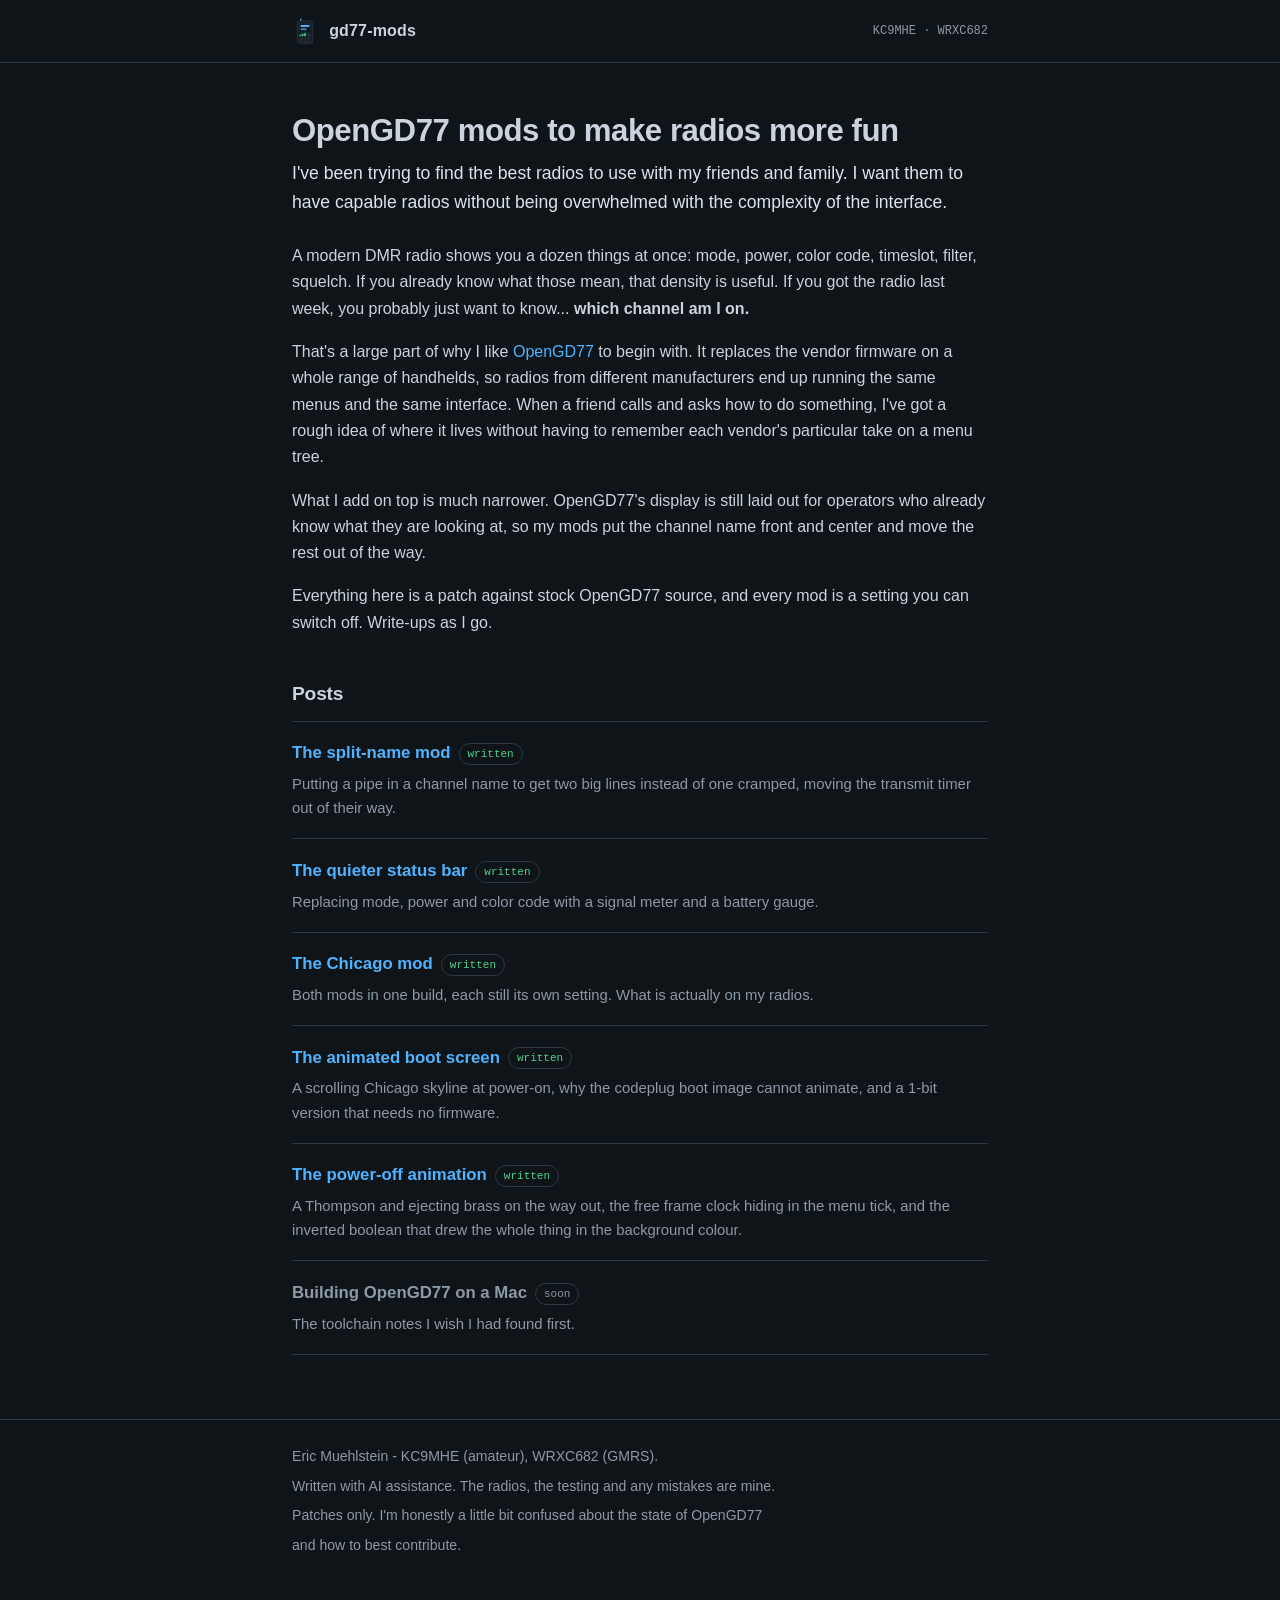
<file: site/index.html>
<!DOCTYPE html>
<html lang="en">
<head>
<meta charset="utf-8">
<meta name="viewport" content="width=device-width,initial-scale=1">
<title>gd77-mods — OpenGD77 mods to make radios more fun</title>
<meta name="description" content="Eric Muehlstein (KC9MHE / WRXC682) on the OpenGD77 display mods he builds so friends and family can run capable radios without a cluttered, overwhelming screen.">
<link rel="canonical" href="https://gd77-mods.chicagooffline.com/">
<meta property="og:type" content="website">
<meta property="og:title" content="gd77-mods — OpenGD77 mods to make radios more fun">
<meta property="og:description" content="Firmware display mods that keep a capable DMR handheld fun and readable instead of overwhelming.">
<meta property="og:url" content="https://gd77-mods.chicagooffline.com/">
<link rel="icon" type="image/svg+xml" href="favicon.svg">
<link rel="stylesheet" href="style.css">
</head>
<body>

<header class="site">
  <div class="wrap">
    <img src="logo.svg" alt="">
    <a class="home" href="/">gd77-mods</a>
    <span class="calls">KC9MHE &middot; WRXC682</span>
  </div>
</header>

<main class="wrap">

  <h1>OpenGD77 mods to make radios more fun</h1>

  <p class="lede">
    I've been trying to find the best radios to use with my friends and family. I
    want them to have capable radios without being overwhelmed with the complexity
    of the interface.
  </p>

  <p>
    A modern DMR radio shows you a dozen things at once: mode, power, color
    code, timeslot, filter, squelch. If you already know what those mean, that
    density is useful. If you got the radio last week, you probably just want to
    know... <strong>which channel am I on.</strong>
  </p>

  <p>
    That's a large part of why I like
    <a href="https://opengd77.org/" target="_blank" rel="noopener">OpenGD77</a>
    to begin with. It replaces the vendor firmware on a whole range of
    handhelds, so radios from different manufacturers end up running the same
    menus and the same interface. When a friend calls and asks how to do
    something, I've got a rough idea of where it lives without having to remember
    each vendor's particular take on a menu tree. 
  </p>

  <p>
    What I add on top is much narrower. OpenGD77's display is still laid out for
    operators who already know what they are looking at, so my mods put the
    channel name front and center and move the rest out of the way.
  </p>

  <p>
    Everything here is a patch against stock OpenGD77 source, and every mod is a
    setting you can switch off. Write-ups as I go.
  </p>

  <h2>Posts</h2>

  <ul class="posts">
    <li>
      <a href="posts/split-name.html">The split-name mod</a><span class="tag">written</span>
      <p>Putting a pipe in a channel name to get two big lines instead of one cramped, moving the transmit timer out of their way.</p>
    </li>
    <li>
      <a href="posts/quiet-status.html">The quieter status bar</a><span class="tag">written</span>
      <p>Replacing mode, power and color code with a signal meter and a battery gauge.</p>
    </li>
    <li>
      <a href="posts/chicago-mod.html">The Chicago mod</a><span class="tag">written</span>
      <p>Both mods in one build, each still its own setting. What is actually on my radios.</p>
    </li>
    <li>
      <a href="posts/boot-animation.html">The animated boot screen</a><span class="tag">written</span>
      <p>A scrolling Chicago skyline at power-on, why the codeplug boot image cannot animate, and a 1-bit version that needs no firmware.</p>
    </li>
    <li>
      <a href="posts/tommygun.html">The power-off animation</a><span class="tag">written</span>
      <p>A Thompson and ejecting brass on the way out, the free frame clock hiding in the menu tick, and the inverted boolean that drew the whole thing in the background colour.</p>
    </li>
    <li>
      <span class="soon">Building OpenGD77 on a Mac</span><span class="tag later">soon</span>
      <p>The toolchain notes I wish I had found first.</p>
    </li>
  </ul>

</main>

<footer class="site">
  <div class="wrap">
    <p>Eric Muehlstein - KC9MHE (amateur), WRXC682 (GMRS).</p>
    <p>Written with AI assistance. The radios, the testing and any mistakes are mine.</p>
    <p>Patches only.  I'm honestly a little bit confused about the state of OpenGD77</p>
    <p>and how to best contribute.</p>
  </div>
</footer>

</body>
</html>
</file>
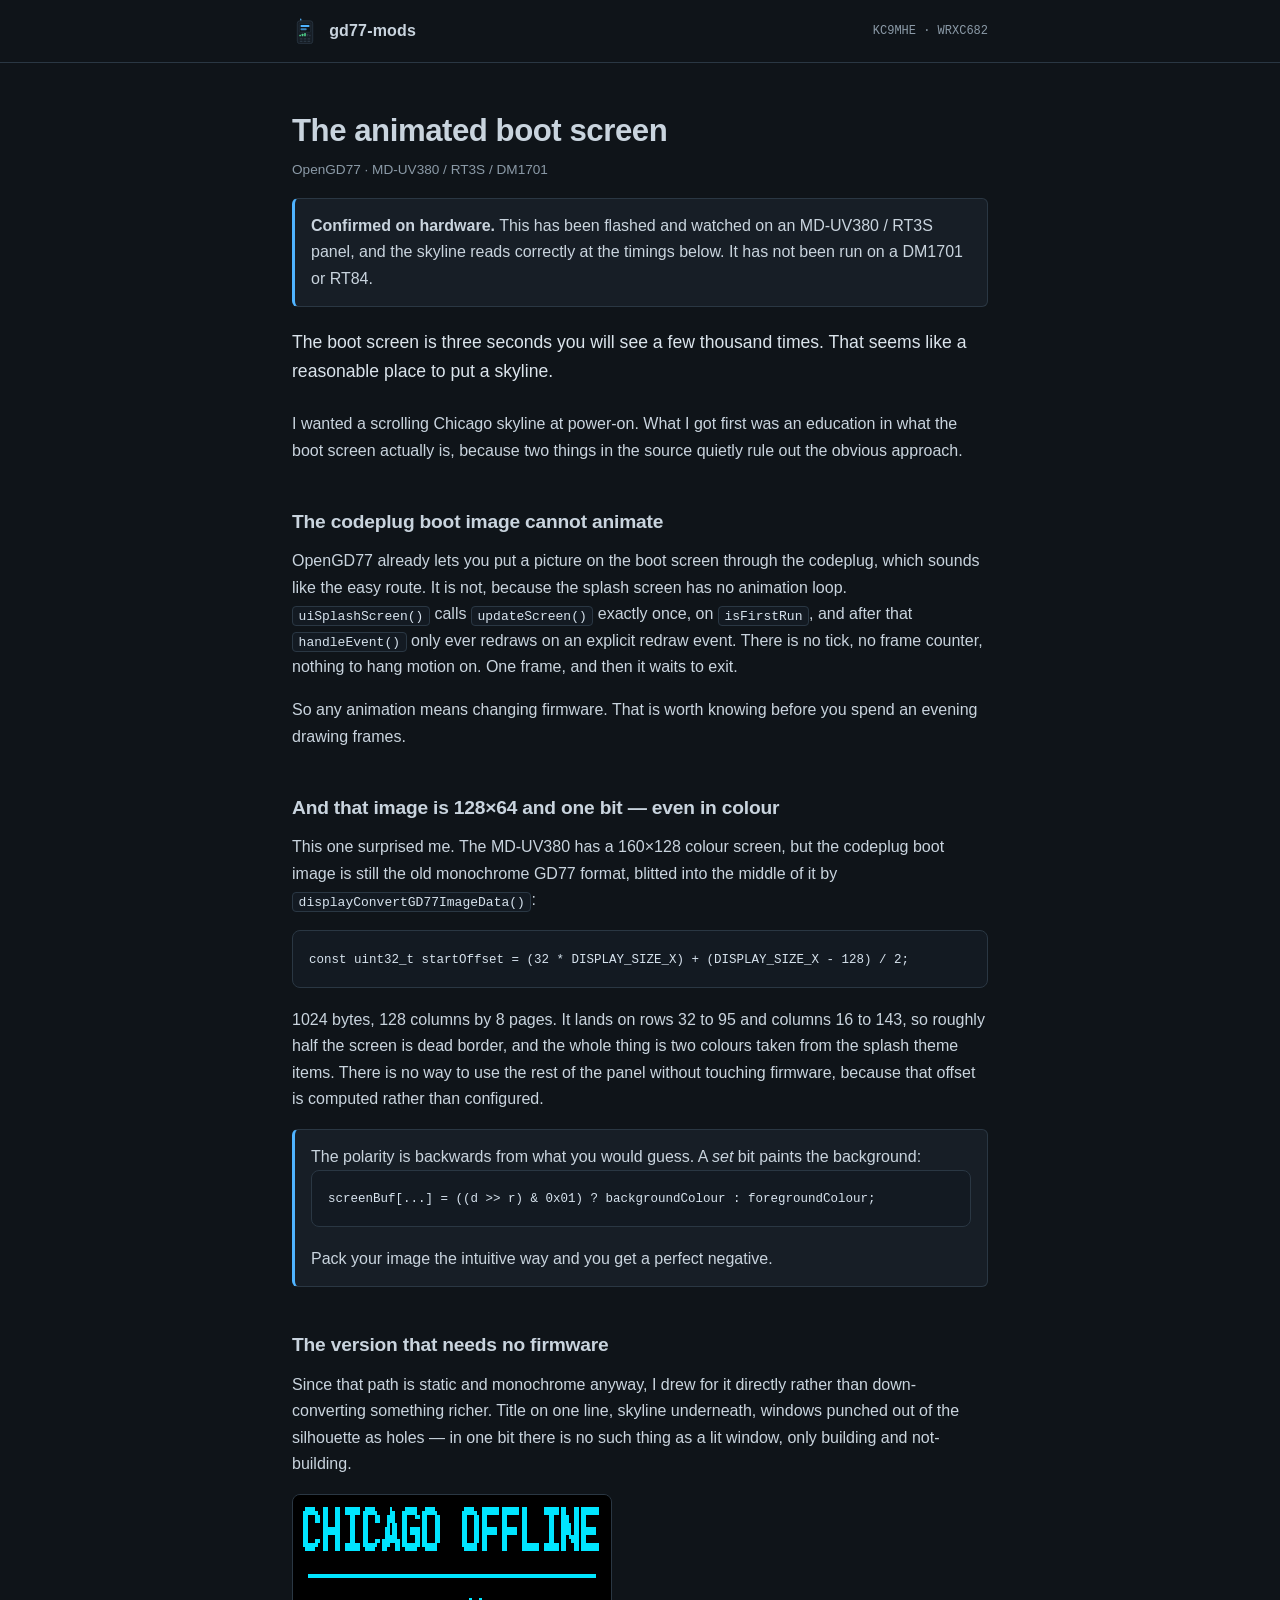
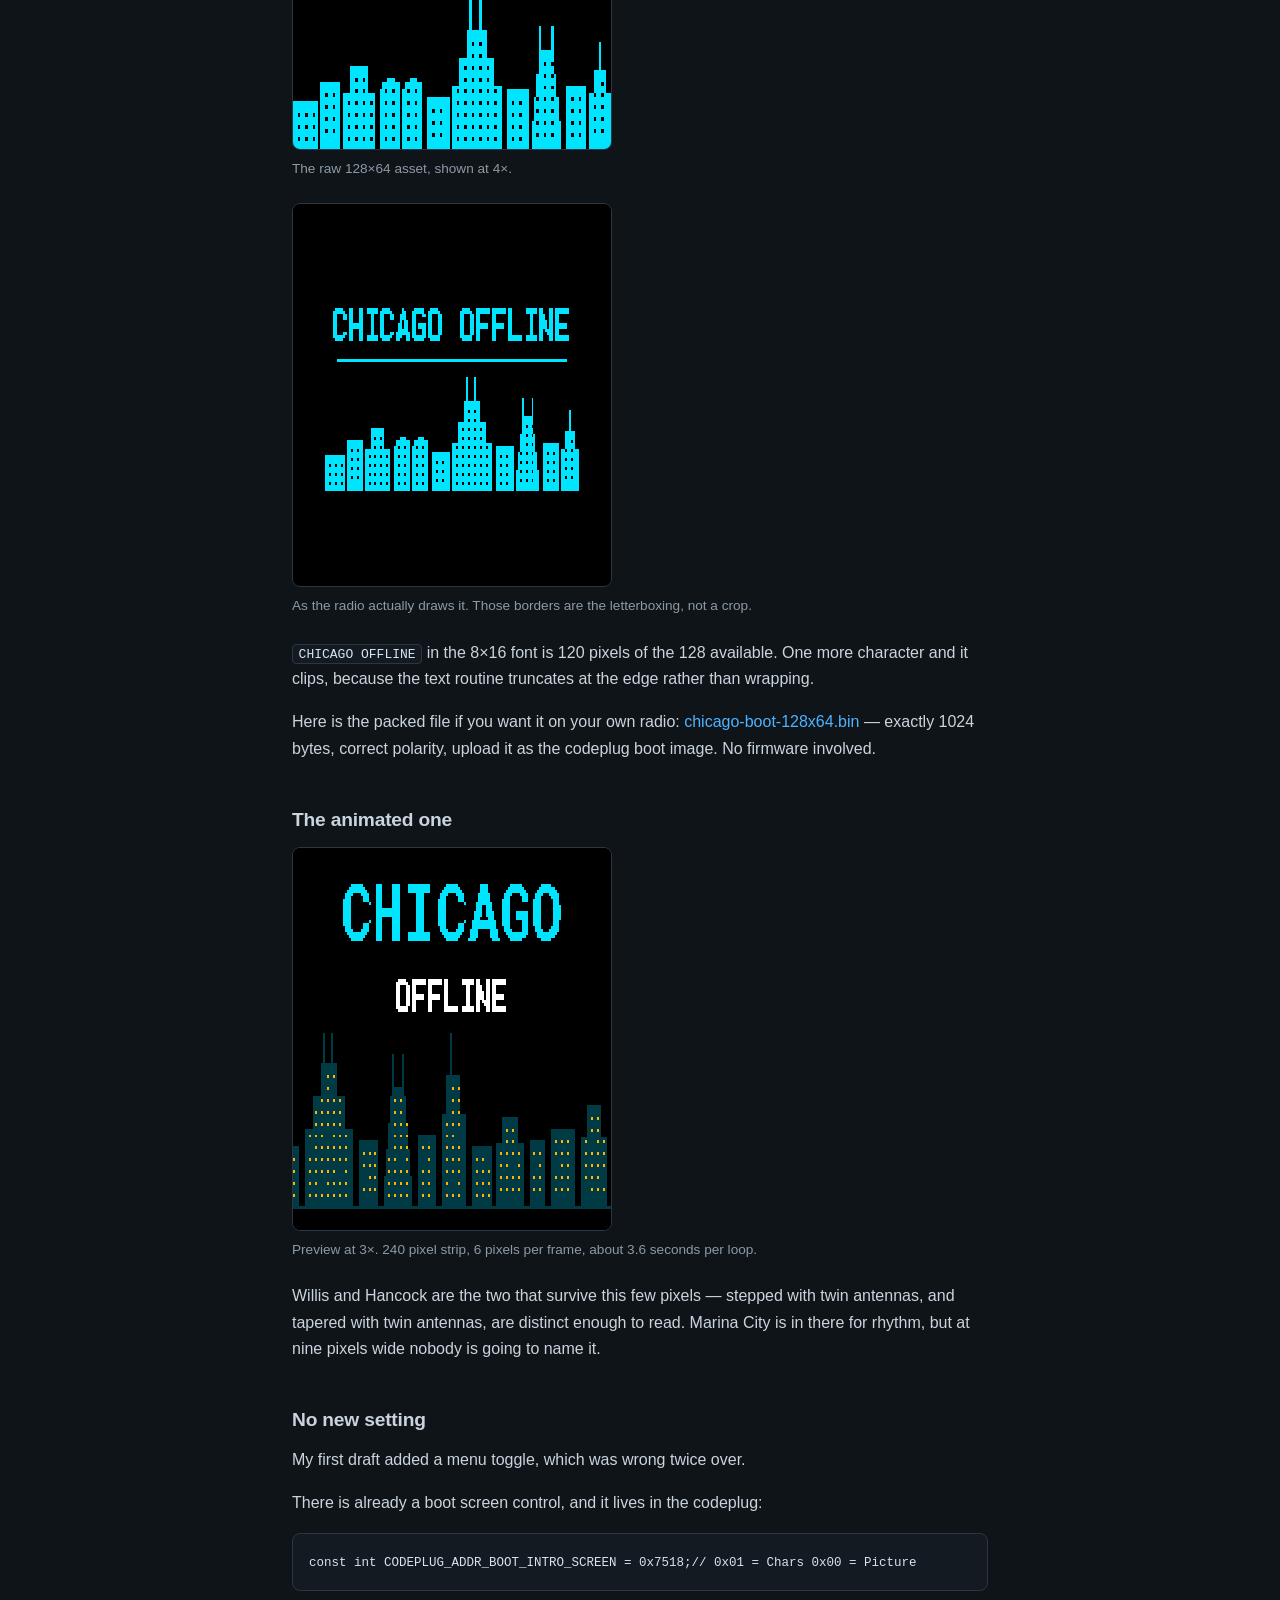
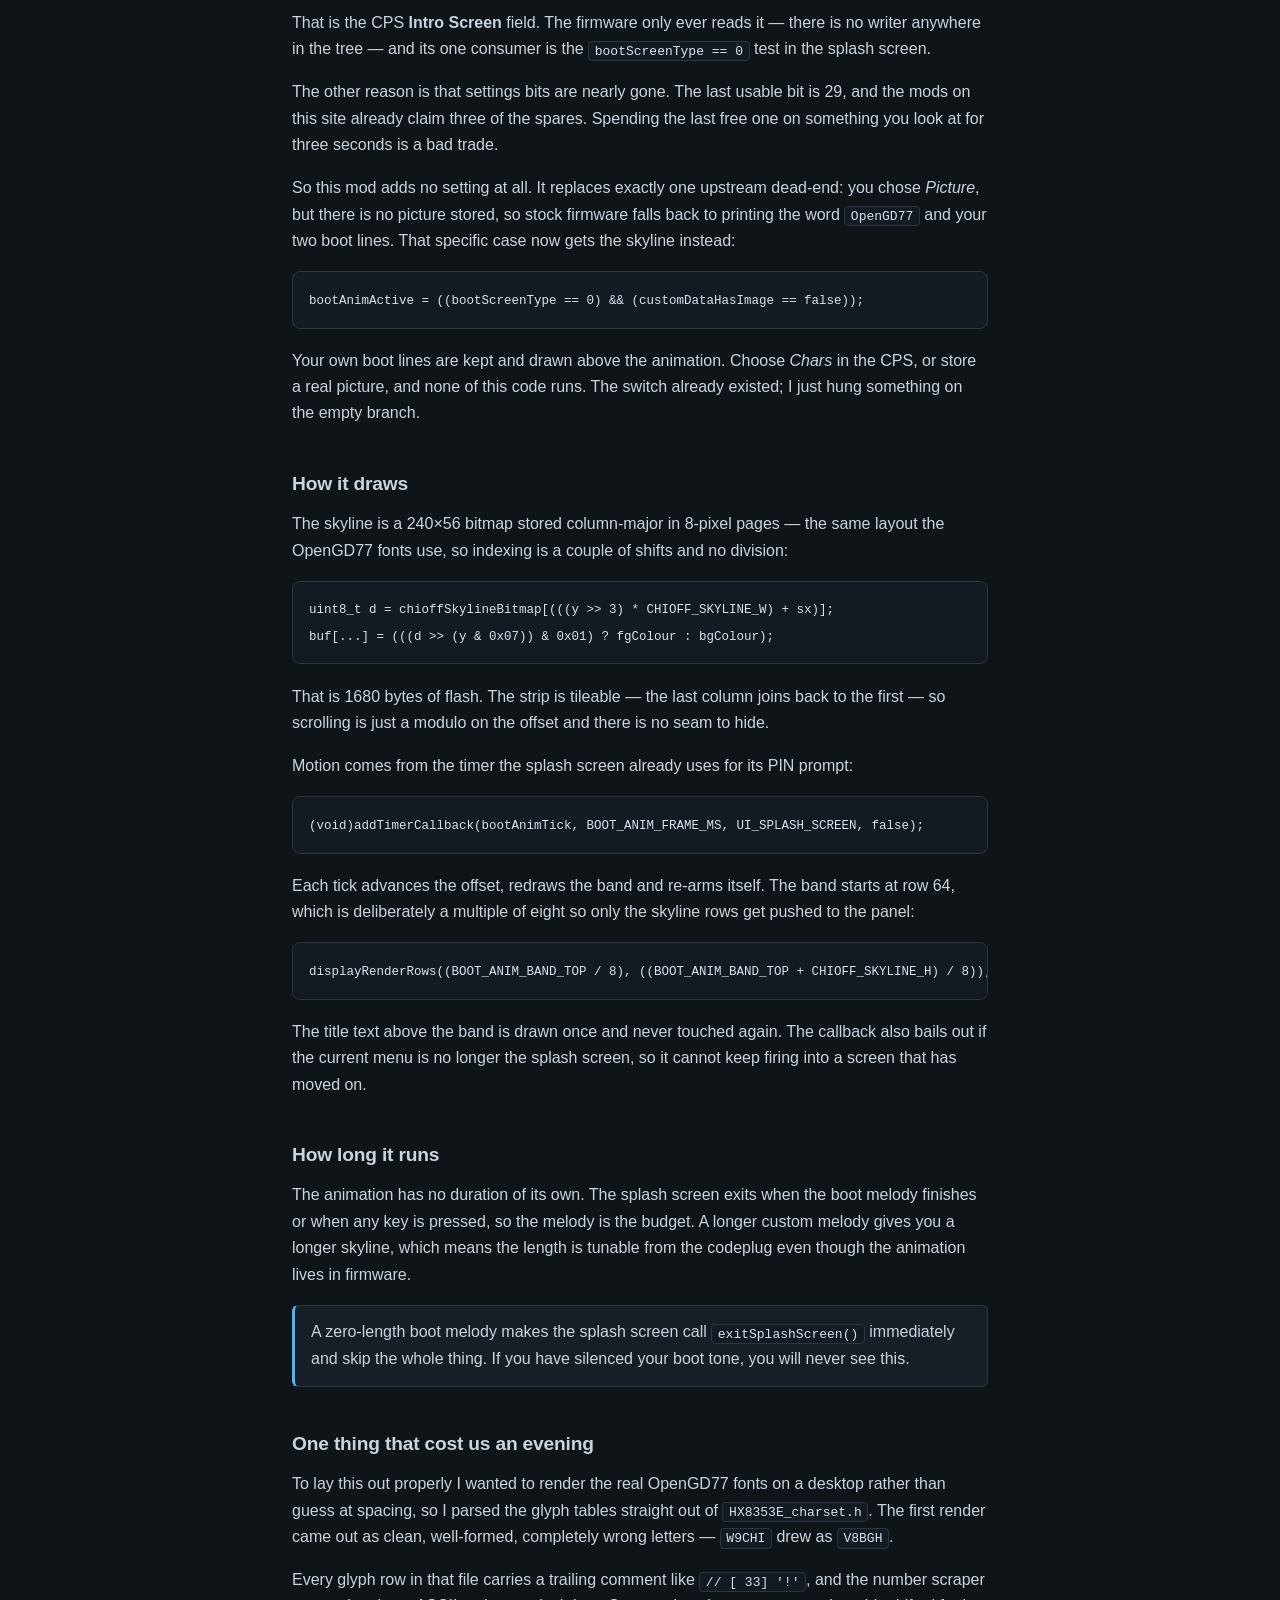
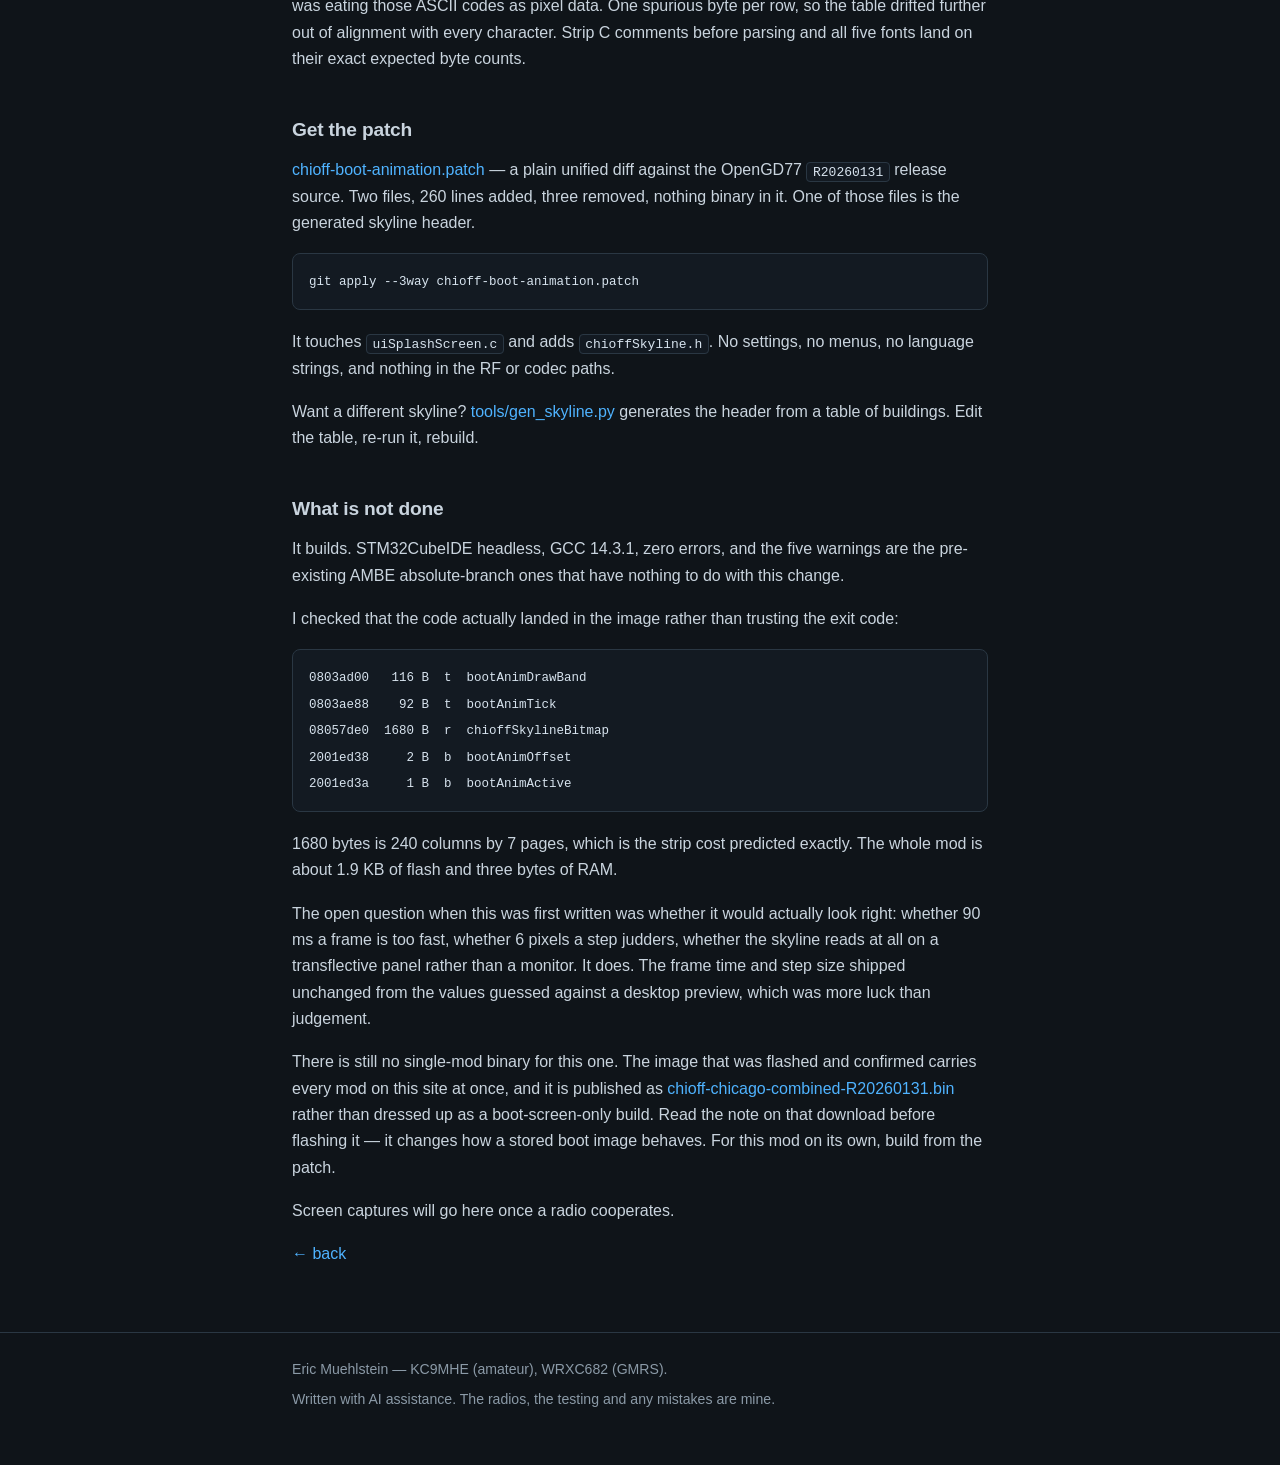
<file: site/posts/boot-animation.html>
<!DOCTYPE html>
<html lang="en">
<head>
<meta charset="utf-8">
<meta name="viewport" content="width=device-width,initial-scale=1">
<title>The animated boot screen &mdash; gd77-mods</title>
<meta name="description" content="A scrolling Chicago skyline on OpenGD77 boot, why the codeplug boot image cannot animate, and the 1-bit version that needs no firmware at all.">
<link rel="canonical" href="https://gd77-mods.chicagooffline.com/posts/boot-animation.html">
<meta property="og:type" content="article">
<meta property="og:title" content="The animated boot screen">
<meta property="og:description" content="A scrolling Chicago skyline at power-on, and what the OpenGD77 source will and will not let you do with the boot screen.">
<link rel="icon" type="image/svg+xml" href="../favicon.svg">
<link rel="stylesheet" href="../style.css">
</head>
<body>

<header class="site">
  <div class="wrap">
    <img src="../logo.svg" alt="">
    <a class="home" href="../">gd77-mods</a>
    <span class="calls">KC9MHE &middot; WRXC682</span>
  </div>
</header>

<main class="wrap">

  <h1>The animated boot screen</h1>
  <p class="meta">OpenGD77 &middot; MD-UV380 / RT3S / DM1701</p>

  <div class="note">
    <p>
      <strong>Confirmed on hardware.</strong> This has been flashed and watched
      on an MD-UV380 / RT3S panel, and the skyline reads correctly at the
      timings below. It has not been run on a DM1701 or RT84.
    </p>
  </div>

  <p class="lede">
    The boot screen is three seconds you will see a few thousand times. That
    seems like a reasonable place to put a skyline.
  </p>

  <p>
    I wanted a scrolling Chicago skyline at power-on. What I got first was an
    education in what the boot screen actually is, because two things in the
    source quietly rule out the obvious approach.
  </p>

  <h2>The codeplug boot image cannot animate</h2>

  <p>
    OpenGD77 already lets you put a picture on the boot screen through the
    codeplug, which sounds like the easy route. It is not, because the splash
    screen has no animation loop. <code>uiSplashScreen()</code> calls
    <code>updateScreen()</code> exactly once, on <code>isFirstRun</code>, and
    after that <code>handleEvent()</code> only ever redraws on an explicit
    redraw event. There is no tick, no frame counter, nothing to hang motion on.
    One frame, and then it waits to exit.
  </p>

  <p>
    So any animation means changing firmware. That is worth knowing before you
    spend an evening drawing frames.
  </p>

  <h2>And that image is 128&times;64 and one bit &mdash; even in colour</h2>

  <p>
    This one surprised me. The MD-UV380 has a 160&times;128 colour screen, but the
    codeplug boot image is still the old monochrome GD77 format, blitted into the
    middle of it by <code>displayConvertGD77ImageData()</code>:
  </p>

  <pre><code>const uint32_t startOffset = (32 * DISPLAY_SIZE_X) + (DISPLAY_SIZE_X - 128) / 2;</code></pre>

  <p>
    1024 bytes, 128 columns by 8 pages. It lands on rows 32 to 95 and columns 16
    to 143, so roughly half the screen is dead border, and the whole thing is two
    colours taken from the splash theme items. There is no way to use the rest of
    the panel without touching firmware, because that offset is computed rather
    than configured.
  </p>

  <div class="note">
    <p>
      The polarity is backwards from what you would guess. A <em>set</em> bit
      paints the background:
    </p>
    <pre><code>screenBuf[...] = ((d &gt;&gt; r) &amp; 0x01) ? backgroundColour : foregroundColour;</code></pre>
    <p>
      Pack your image the intuitive way and you get a perfect negative.
    </p>
  </div>

  <h2>The version that needs no firmware</h2>

  <p>
    Since that path is static and monochrome anyway, I drew for it directly
    rather than down-converting something richer. Title on one line, skyline
    underneath, windows punched out of the silhouette as holes &mdash; in one bit
    there is no such thing as a lit window, only building and not-building.
  </p>

  <figure>
    <img src="../img/boot-1bit.png" width="512" height="256" style="image-rendering:pixelated"
         alt="A 128 by 64 one-bit boot image: the words CHICAGO OFFLINE above a city skyline silhouette with punched-out windows.">
    <figcaption>The raw 128&times;64 asset, shown at 4&times;.</figcaption>
  </figure>

  <figure>
    <img src="../img/boot-1bit-onradio.png" width="480" height="384" style="image-rendering:pixelated"
         alt="The same image as the radio draws it: centred on a 160 by 128 screen with wide black borders above and below.">
    <figcaption>As the radio actually draws it. Those borders are the letterboxing, not a crop.</figcaption>
  </figure>

  <p>
    <code>CHICAGO OFFLINE</code> in the 8&times;16 font is 120 pixels of the 128
    available. One more character and it clips, because the text routine
    truncates at the edge rather than wrapping.
  </p>

  <p>
    Here is the packed file if you want it on your own radio:
    <a href="../assets/chicago-boot-128x64.bin">chicago-boot-128x64.bin</a>
    &mdash; exactly 1024 bytes, correct polarity, upload it as the codeplug boot
    image. No firmware involved.
  </p>

  <h2>The animated one</h2>

  <figure>
    <img src="../img/boot-skyline.gif" width="480" height="384" style="image-rendering:pixelated"
         alt="Animated preview: a Chicago skyline scrolls right to left across the lower half of the screen, windows twinkling, with blinking red beacons on the Willis Tower antennas.">
    <figcaption>Preview at 3&times;. 240 pixel strip, 6 pixels per frame, about 3.6 seconds per loop.</figcaption>
  </figure>

  <p>
    Willis and Hancock are the two that survive this few pixels &mdash; stepped
    with twin antennas, and tapered with twin antennas, are distinct enough to
    read. Marina City is in there for rhythm, but at nine pixels wide nobody is
    going to name it.
  </p>

  <h2>No new setting</h2>

  <p>
    My first draft added a menu toggle, which was wrong twice over.
  </p>

  <p>
    There is already a boot screen control, and it lives in the codeplug:
  </p>

  <pre><code>const int CODEPLUG_ADDR_BOOT_INTRO_SCREEN = 0x7518;// 0x01 = Chars 0x00 = Picture</code></pre>

  <p>
    That is the CPS <strong>Intro Screen</strong> field. The firmware only ever
    reads it &mdash; there is no writer anywhere in the tree &mdash; and its one
    consumer is the <code>bootScreenType == 0</code> test in the splash screen.
  </p>

  <p>
    The other reason is that settings bits are nearly gone. The last usable bit
    is 29, and the mods on this site already claim three of the spares. Spending
    the last free one on something you look at for three seconds is a bad trade.
  </p>

  <p>
    So this mod adds no setting at all. It replaces exactly one upstream
    dead-end: you chose <em>Picture</em>, but there is no picture stored, so
    stock firmware falls back to printing the word <code>OpenGD77</code> and your
    two boot lines. That specific case now gets the skyline instead:
  </p>

  <pre><code>bootAnimActive = ((bootScreenType == 0) &amp;&amp; (customDataHasImage == false));</code></pre>

  <p>
    Your own boot lines are kept and drawn above the animation. Choose
    <em>Chars</em> in the CPS, or store a real picture, and none of this code
    runs. The switch already existed; I just hung something on the empty branch.
  </p>

  <h2>How it draws</h2>

  <p>
    The skyline is a 240&times;56 bitmap stored column-major in 8-pixel pages
    &mdash; the same layout the OpenGD77 fonts use, so indexing is a couple of
    shifts and no division:
  </p>

  <pre><code>uint8_t d = chioffSkylineBitmap[(((y &gt;&gt; 3) * CHIOFF_SKYLINE_W) + sx)];
buf[...] = (((d &gt;&gt; (y &amp; 0x07)) &amp; 0x01) ? fgColour : bgColour);</code></pre>

  <p>
    That is 1680 bytes of flash. The strip is tileable &mdash; the last column
    joins back to the first &mdash; so scrolling is just a modulo on the offset
    and there is no seam to hide.
  </p>

  <p>
    Motion comes from the timer the splash screen already uses for its PIN
    prompt:
  </p>

  <pre><code>(void)addTimerCallback(bootAnimTick, BOOT_ANIM_FRAME_MS, UI_SPLASH_SCREEN, false);</code></pre>

  <p>
    Each tick advances the offset, redraws the band and re-arms itself. The band
    starts at row 64, which is deliberately a multiple of eight so only the
    skyline rows get pushed to the panel:
  </p>

  <pre><code>displayRenderRows((BOOT_ANIM_BAND_TOP / 8), ((BOOT_ANIM_BAND_TOP + CHIOFF_SKYLINE_H) / 8));</code></pre>

  <p>
    The title text above the band is drawn once and never touched again. The
    callback also bails out if the current menu is no longer the splash screen,
    so it cannot keep firing into a screen that has moved on.
  </p>

  <h2>How long it runs</h2>

  <p>
    The animation has no duration of its own. The splash screen exits when the
    boot melody finishes or when any key is pressed, so the melody is the budget.
    A longer custom melody gives you a longer skyline, which means the length is
    tunable from the codeplug even though the animation lives in firmware.
  </p>

  <div class="note">
    <p>
      A zero-length boot melody makes the splash screen call
      <code>exitSplashScreen()</code> immediately and skip the whole thing. If
      you have silenced your boot tone, you will never see this.
    </p>
  </div>

  <h2>One thing that cost us an evening</h2>

  <p>
    To lay this out properly I wanted to render the real OpenGD77 fonts on a
    desktop rather than guess at spacing, so I parsed the glyph tables straight
    out of <code>HX8353E_charset.h</code>. The first render came out as clean,
    well-formed, completely wrong letters &mdash; <code>W9CHI</code> drew as
    <code>V8BGH</code>.
  </p>

  <p>
    Every glyph row in that file carries a trailing comment like
    <code>// [ 33] '!'</code>, and the number scraper was eating those ASCII
    codes as pixel data. One spurious byte per row, so the table drifted further
    out of alignment with every character. Strip C comments before parsing and
    all five fonts land on their exact expected byte counts.
  </p>

  <h2>Get the patch</h2>

  <p>
    <a href="../patches/chioff-boot-animation.patch">chioff-boot-animation.patch</a>
    &mdash; a plain unified diff against the OpenGD77 <code>R20260131</code>
    release source. Two files, 260 lines added, three removed, nothing binary in
    it. One of those files is the generated skyline header.
  </p>

  <pre><code>git apply --3way chioff-boot-animation.patch</code></pre>

  <p>
    It touches <code>uiSplashScreen.c</code> and adds
    <code>chioffSkyline.h</code>. No settings, no menus, no language strings, and
    nothing in the RF or codec paths.
  </p>

  <p>
    Want a different skyline? <a href="../tools/gen_skyline.py">tools/gen_skyline.py</a>
    generates the header from a table of buildings. Edit the table, re-run it,
    rebuild.
  </p>

  <h2>What is not done</h2>

  <p>
    It builds. STM32CubeIDE headless, GCC 14.3.1, zero errors, and the five
    warnings are the pre-existing AMBE absolute-branch ones that have nothing to
    do with this change.
  </p>

  <p>
    I checked that the code actually landed in the image rather than trusting the
    exit code:
  </p>

  <pre><code>0803ad00   116 B  t  bootAnimDrawBand
0803ae88    92 B  t  bootAnimTick
08057de0  1680 B  r  chioffSkylineBitmap
2001ed38     2 B  b  bootAnimOffset
2001ed3a     1 B  b  bootAnimActive</code></pre>

  <p>
    1680 bytes is 240 columns by 7 pages, which is the strip cost predicted
    exactly. The whole mod is about 1.9 KB of flash and three bytes of RAM.
  </p>

  <p>
    The open question when this was first written was whether it would actually
    look right: whether 90 ms a frame is too fast, whether 6 pixels a step
    judders, whether the skyline reads at all on a transflective panel rather
    than a monitor. It does. The frame time and step size shipped unchanged from
    the values guessed against a desktop preview, which was more luck than
    judgement.
  </p>

  <p>
    There is still no single-mod binary for this one. The image that was flashed
    and confirmed carries every mod on this site at once, and it is published as
    <a href="../firmware/chioff-chicago-combined-R20260131.bin">chioff-chicago-combined-R20260131.bin</a>
    rather than dressed up as a boot-screen-only build. Read the note on that
    download before flashing it &mdash; it changes how a stored boot image
    behaves. For this mod on its own, build from the patch.
  </p>

  <p>
    Screen captures will go here once a radio cooperates.
  </p>

  <p class="dim"><a href="../">&larr; back</a></p>

</main>

<footer class="site">
  <div class="wrap">
    <p>Eric Muehlstein &mdash; KC9MHE (amateur), WRXC682 (GMRS).</p>
    <p>Written with AI assistance. The radios, the testing and any mistakes are mine.</p>
  </div>
</footer>

</body>
</html>
</file>
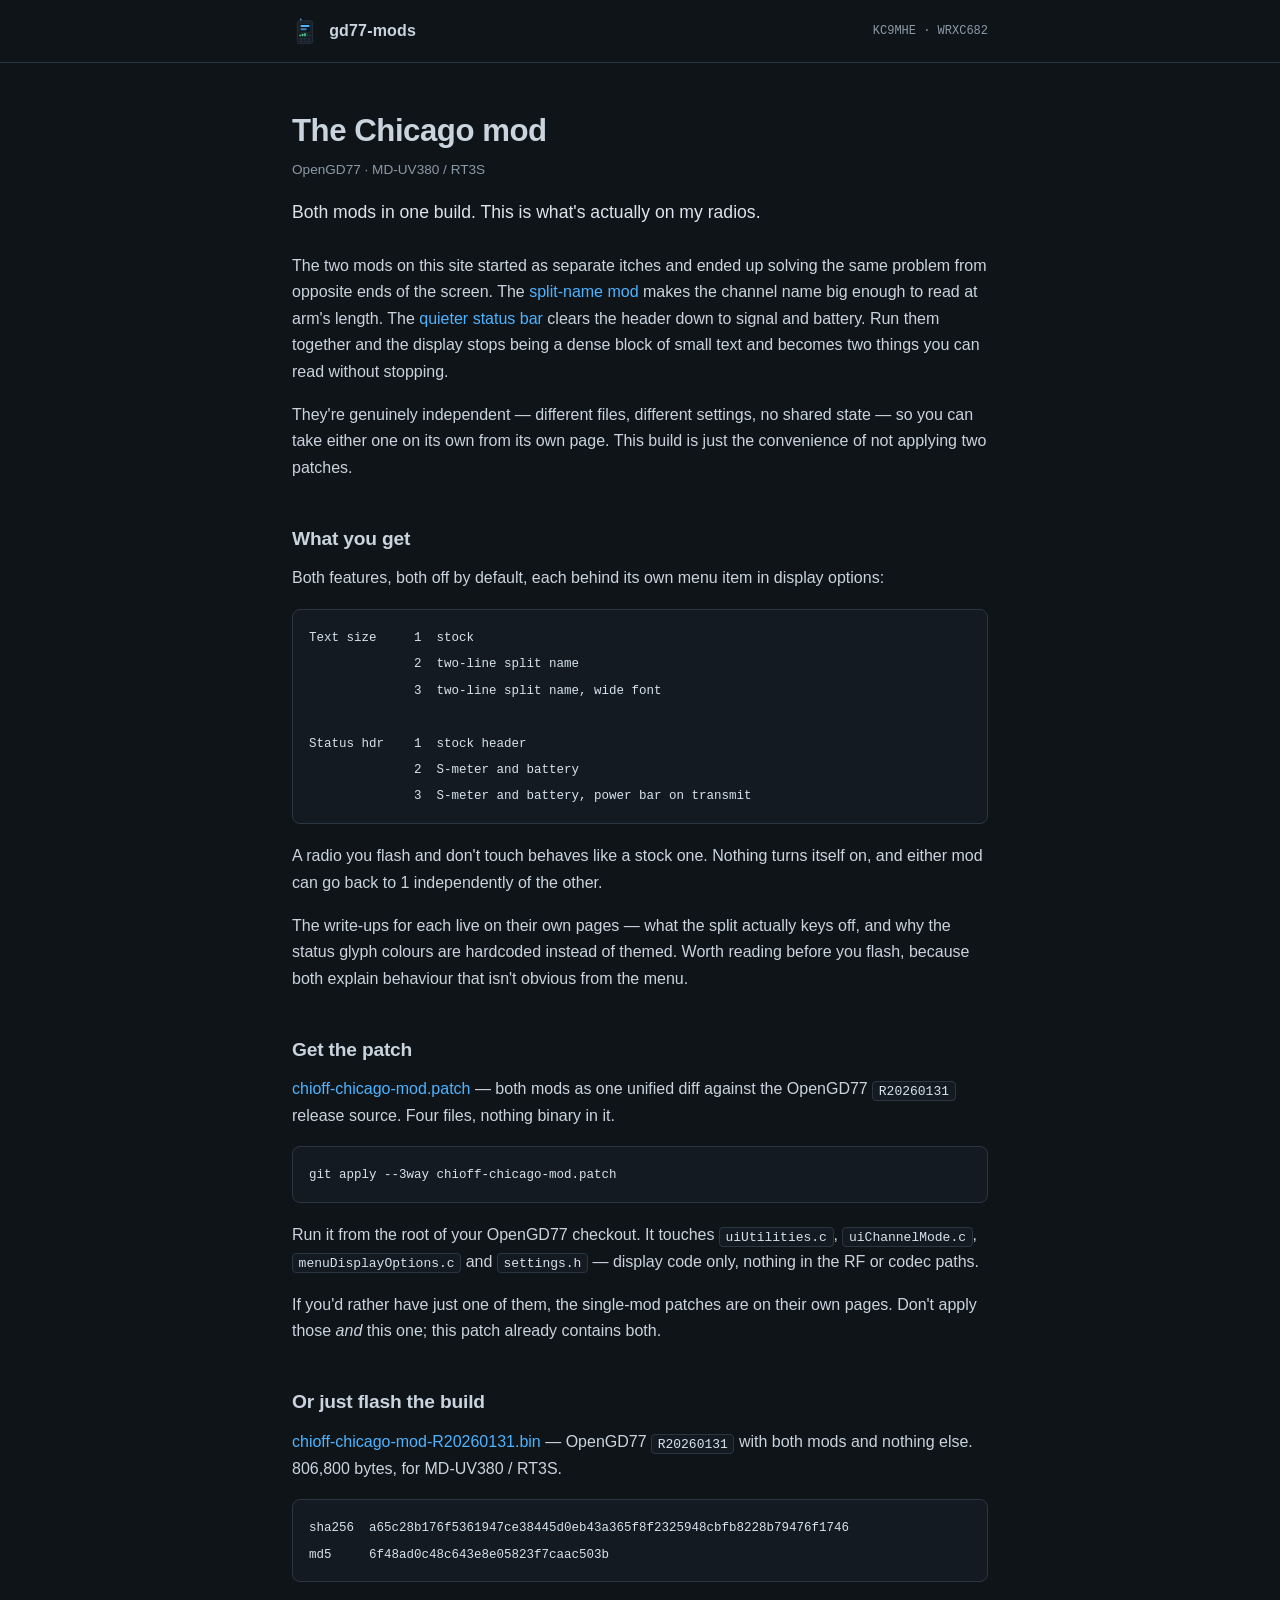
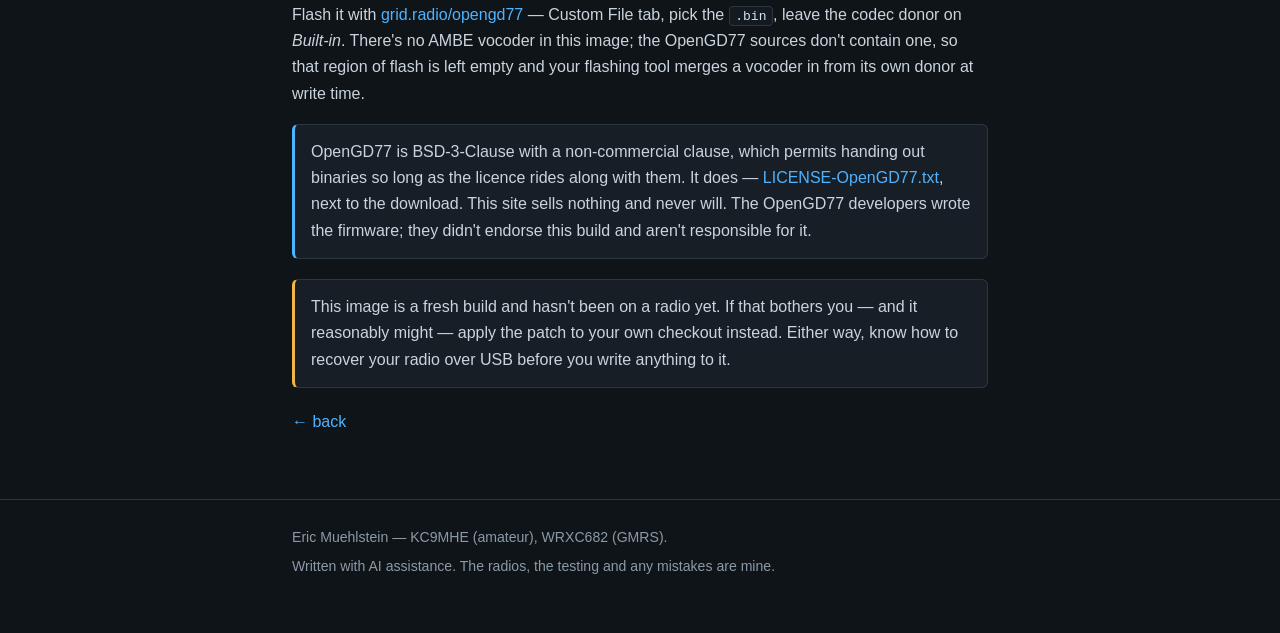
<file: site/posts/chicago-mod.html>
<!DOCTYPE html>
<html lang="en">
<head>
<meta charset="utf-8">
<meta name="viewport" content="width=device-width,initial-scale=1">
<title>The Chicago mod &mdash; gd77-mods</title>
<meta name="description" content="Both OpenGD77 mods in one build: two-line channel names and an S-meter status header, each with its own setting.">
<link rel="canonical" href="https://gd77-mods.chicagooffline.com/posts/chicago-mod.html">
<meta property="og:type" content="article">
<meta property="og:title" content="The Chicago mod">
<meta property="og:description" content="Both mods in one build: readable channel names and a status bar that shows signal and battery.">
<link rel="icon" type="image/svg+xml" href="../favicon.svg">
<link rel="stylesheet" href="../style.css">
</head>
<body>

<header class="site">
  <div class="wrap">
    <img src="../logo.svg" alt="">
    <a class="home" href="../">gd77-mods</a>
    <span class="calls">KC9MHE &middot; WRXC682</span>
  </div>
</header>

<main class="wrap">

  <h1>The Chicago mod</h1>
  <p class="meta">OpenGD77 &middot; MD-UV380 / RT3S</p>

  <p class="lede">
    Both mods in one build. This is what's actually on my radios.
  </p>

  <p>
    The two mods on this site started as separate itches and ended up solving
    the same problem from opposite ends of the screen. The
    <a href="split-name.html">split-name mod</a> makes the channel name big
    enough to read at arm's length. The
    <a href="quiet-status.html">quieter status bar</a> clears the header down
    to signal and battery. Run them together and the display stops being a
    dense block of small text and becomes two things you can read without
    stopping.
  </p>

  <p>
    They're genuinely independent &mdash; different files, different settings,
    no shared state &mdash; so you can take either one on its own from its own
    page. This build is just the convenience of not applying two patches.
  </p>

  <h2>What you get</h2>

  <p>
    Both features, both off by default, each behind its own menu item in
    display options:
  </p>

  <pre><code>Text size     1  stock
              2  two-line split name
              3  two-line split name, wide font

Status hdr    1  stock header
              2  S-meter and battery
              3  S-meter and battery, power bar on transmit</code></pre>

  <p>
    A radio you flash and don't touch behaves like a stock one. Nothing turns
    itself on, and either mod can go back to 1 independently of the other.
  </p>

  <p>
    The write-ups for each live on their own pages &mdash; what the split
    actually keys off, and why the status glyph colours are hardcoded instead
    of themed. Worth reading before you flash, because both explain behaviour
    that isn't obvious from the menu.
  </p>

  <h2>Get the patch</h2>

  <p>
    <a href="../patches/chioff-chicago-mod.patch">chioff-chicago-mod.patch</a>
    &mdash; both mods as one unified diff against the OpenGD77
    <code>R20260131</code> release source. Four files, nothing binary in it.
  </p>

  <pre><code>git apply --3way chioff-chicago-mod.patch</code></pre>

  <p>
    Run it from the root of your OpenGD77 checkout. It touches
    <code>uiUtilities.c</code>, <code>uiChannelMode.c</code>,
    <code>menuDisplayOptions.c</code> and <code>settings.h</code> &mdash;
    display code only, nothing in the RF or codec paths.
  </p>

  <p>
    If you'd rather have just one of them, the single-mod patches are on their
    own pages. Don't apply those <em>and</em> this one; this patch already
    contains both.
  </p>

  <h2>Or just flash the build</h2>

  <p>
    <a href="../firmware/chioff-chicago-mod-R20260131.bin">chioff-chicago-mod-R20260131.bin</a>
    &mdash; OpenGD77 <code>R20260131</code> with both mods and nothing else.
    806,800 bytes, for MD-UV380 / RT3S.
  </p>

  <pre><code>sha256  a65c28b176f5361947ce38445d0eb43a365f8f2325948cbfb8228b79476f1746
md5     6f48ad0c48c643e8e05823f7caac503b</code></pre>

  <p>
    Flash it with <a href="https://grid.radio/opengd77">grid.radio/opengd77</a>
    &mdash; Custom File tab, pick the <code>.bin</code>, leave the codec donor
    on <em>Built-in</em>. There's no AMBE vocoder in this image; the OpenGD77
    sources don't contain one, so that region of flash is left empty and your
    flashing tool merges a vocoder in from its own donor at write time.
  </p>

  <div class="note">
    <p>
      OpenGD77 is BSD-3-Clause with a non-commercial clause, which permits
      handing out binaries so long as the licence rides along with them. It does
      &mdash; <a href="../firmware/LICENSE-OpenGD77.txt">LICENSE-OpenGD77.txt</a>,
      next to the download. This site sells nothing and never will. The OpenGD77
      developers wrote the firmware; they didn't endorse this build and aren't
      responsible for it.
    </p>
  </div>

  <div class="note warn">
    <p>
      This image is a fresh build and hasn't been on a radio yet. If that
      bothers you &mdash; and it reasonably might &mdash; apply the patch to
      your own checkout instead. Either way, know how to recover your radio over
      USB before you write anything to it.
    </p>
  </div>

  <p class="dim"><a href="../">&larr; back</a></p>

</main>

<footer class="site">
  <div class="wrap">
    <p>Eric Muehlstein &mdash; KC9MHE (amateur), WRXC682 (GMRS).</p>
    <p>Written with AI assistance. The radios, the testing and any mistakes are mine.</p>
  </div>
</footer>

</body>
</html>
</file>
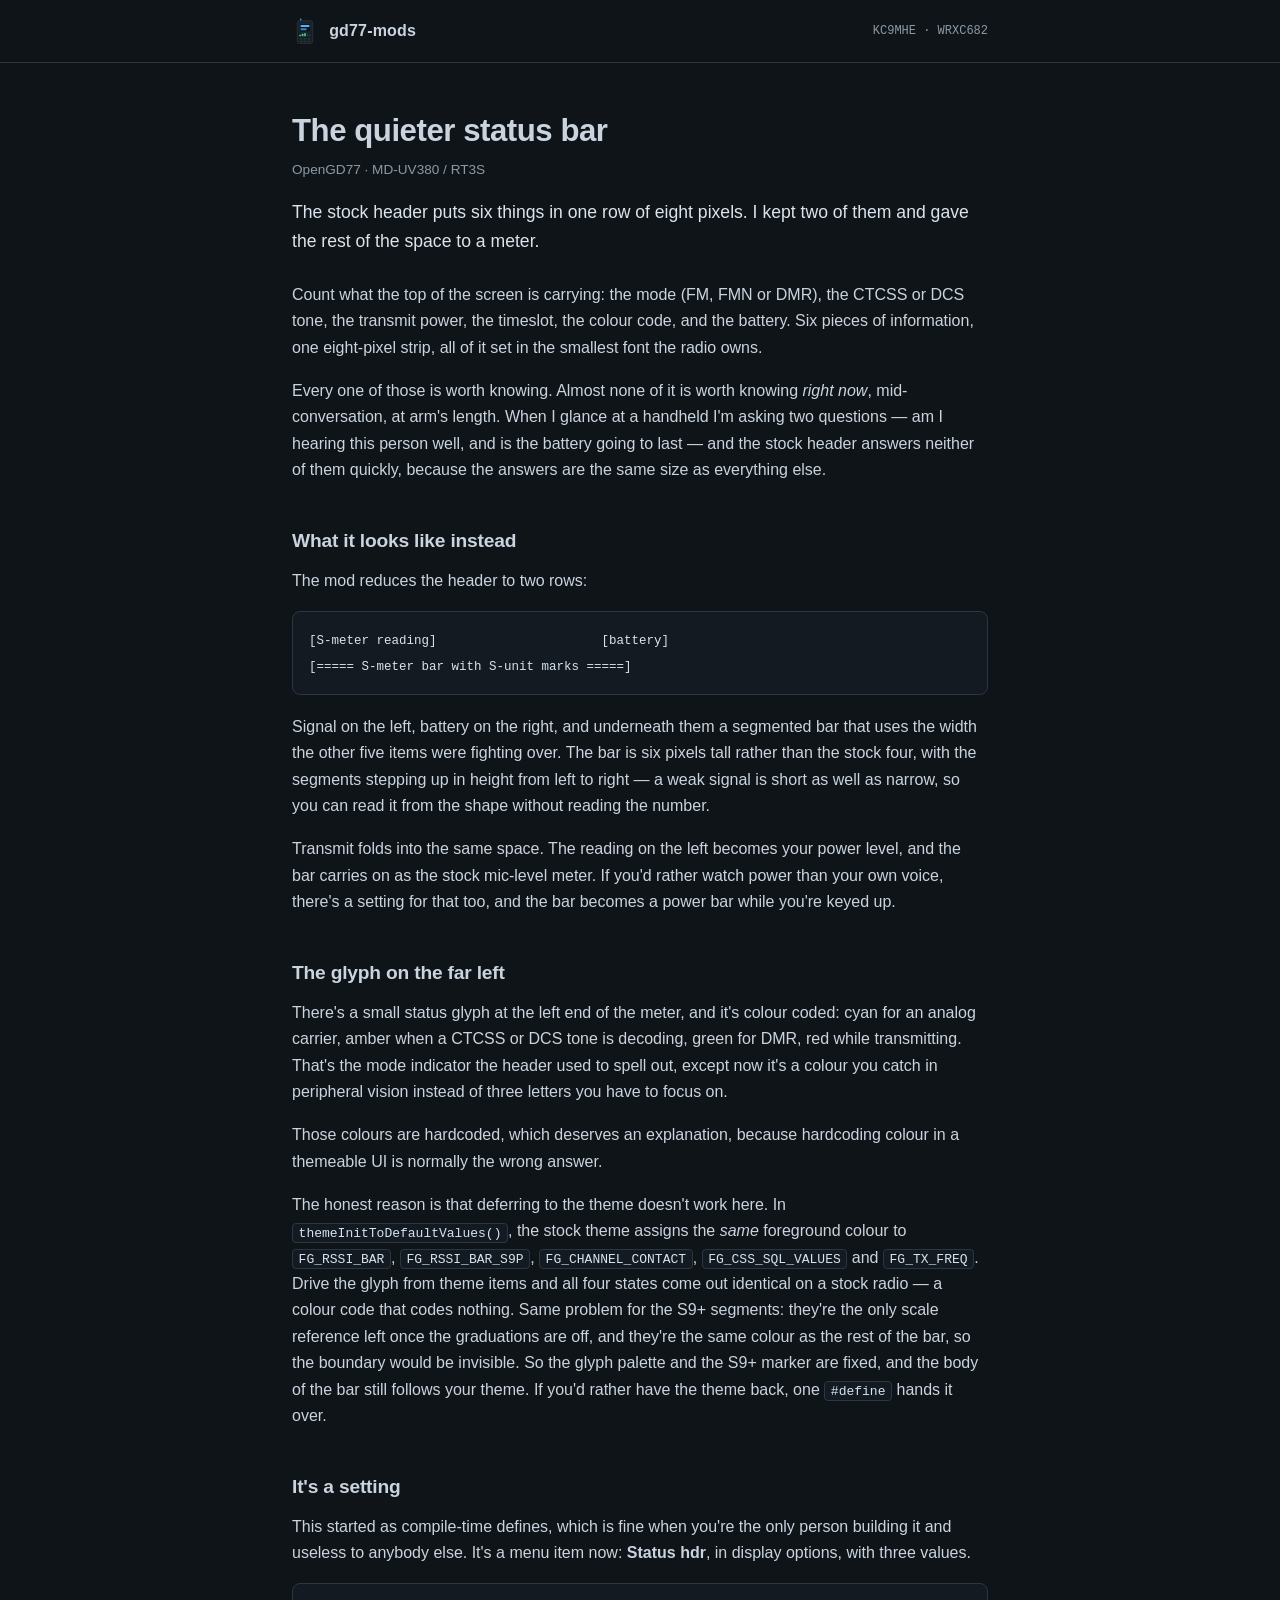
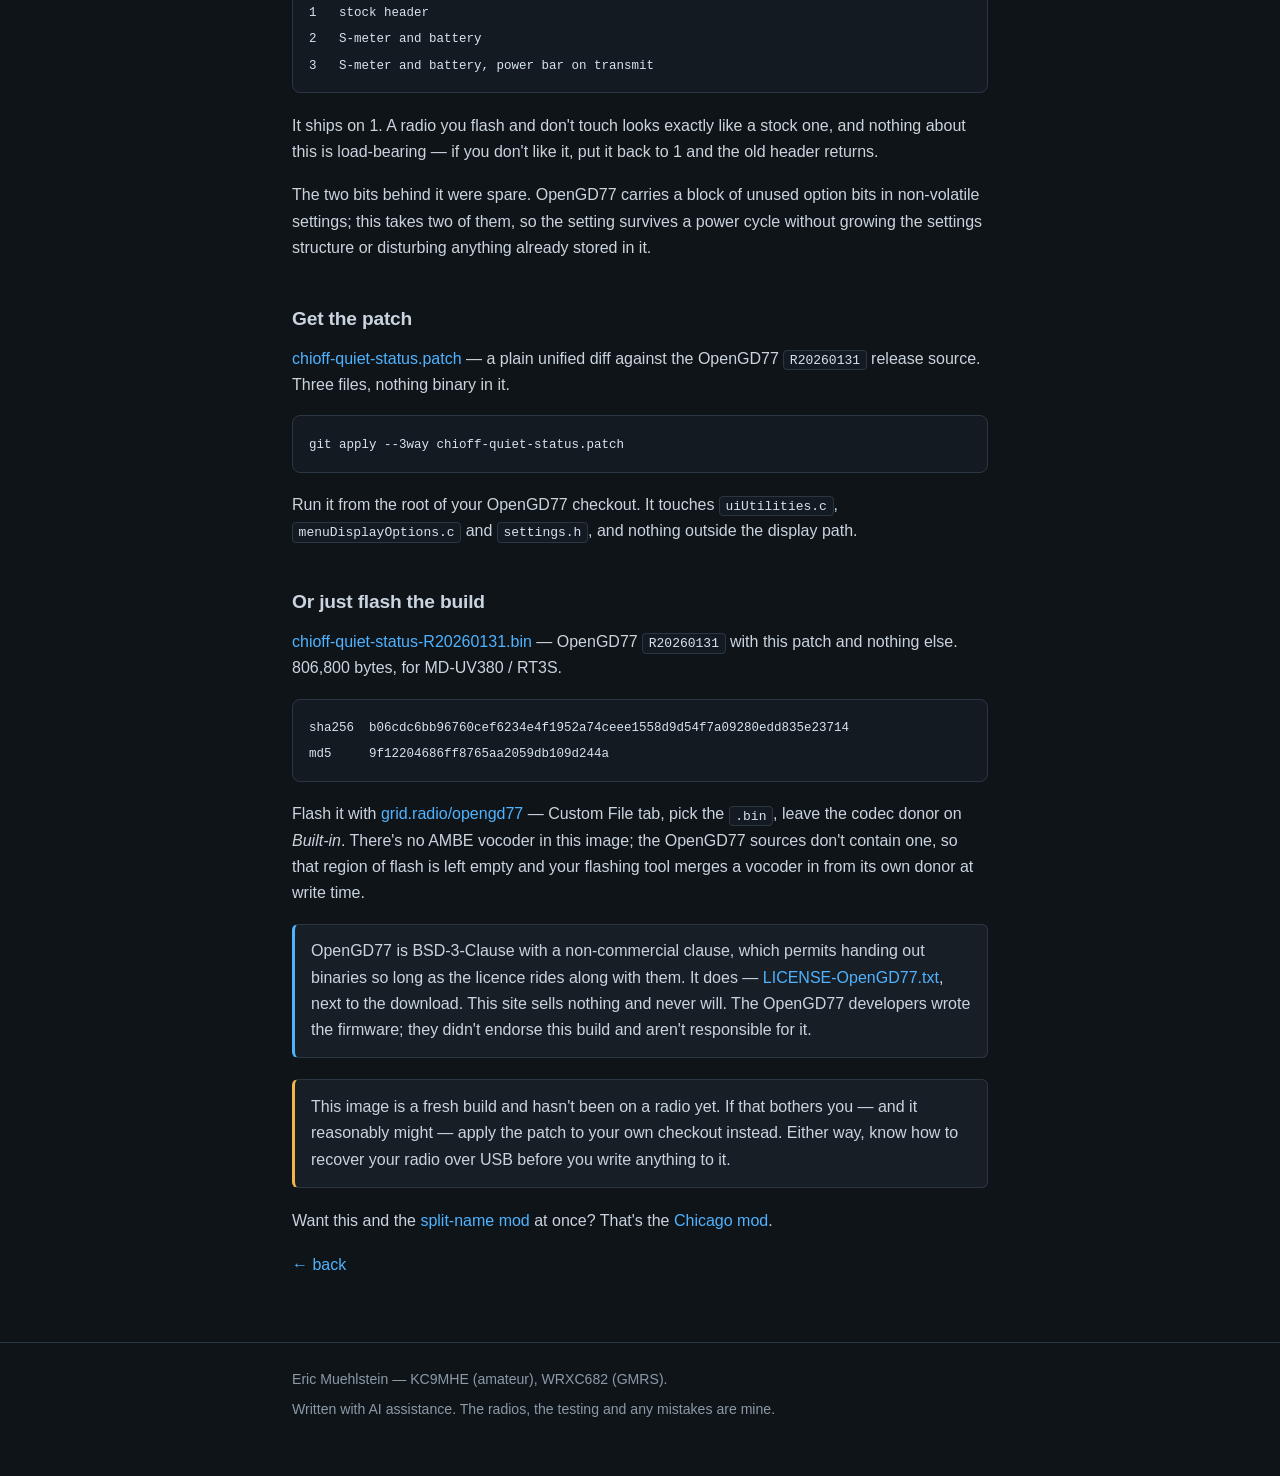
<file: site/posts/quiet-status.html>
<!DOCTYPE html>
<html lang="en">
<head>
<meta charset="utf-8">
<meta name="viewport" content="width=device-width,initial-scale=1">
<title>The quieter status bar &mdash; gd77-mods</title>
<meta name="description" content="Replacing the crowded OpenGD77 header with an S-meter and a battery, and colour-coding what the radio is actually hearing.">
<link rel="canonical" href="https://gd77-mods.chicagooffline.com/posts/quiet-status.html">
<meta property="og:type" content="article">
<meta property="og:title" content="The quieter status bar">
<meta property="og:description" content="An S-meter and a battery, instead of six things competing for one row of pixels.">
<link rel="icon" type="image/svg+xml" href="../favicon.svg">
<link rel="stylesheet" href="../style.css">
</head>
<body>

<header class="site">
  <div class="wrap">
    <img src="../logo.svg" alt="">
    <a class="home" href="../">gd77-mods</a>
    <span class="calls">KC9MHE &middot; WRXC682</span>
  </div>
</header>

<main class="wrap">

  <h1>The quieter status bar</h1>
  <p class="meta">OpenGD77 &middot; MD-UV380 / RT3S</p>

  <p class="lede">
    The stock header puts six things in one row of eight pixels. I kept two of
    them and gave the rest of the space to a meter.
  </p>

  <p>
    Count what the top of the screen is carrying: the mode (FM, FMN or DMR),
    the CTCSS or DCS tone, the transmit power, the timeslot, the colour code,
    and the battery. Six pieces of information, one eight-pixel strip, all of
    it set in the smallest font the radio owns.
  </p>

  <p>
    Every one of those is worth knowing. Almost none of it is worth knowing
    <em>right now</em>, mid-conversation, at arm's length. When I glance at a
    handheld I'm asking two questions &mdash; am I hearing this person well,
    and is the battery going to last &mdash; and the stock header answers
    neither of them quickly, because the answers are the same size as
    everything else.
  </p>

  <h2>What it looks like instead</h2>

  <p>
    The mod reduces the header to two rows:
  </p>

  <pre><code>[S-meter reading]                      [battery]
[===== S-meter bar with S-unit marks =====]</code></pre>

  <p>
    Signal on the left, battery on the right, and underneath them a segmented
    bar that uses the width the other five items were fighting over. The bar is
    six pixels tall rather than the stock four, with the segments stepping up in
    height from left to right &mdash; a weak signal is short as well as narrow,
    so you can read it from the shape without reading the number.
  </p>

  <p>
    Transmit folds into the same space. The reading on the left becomes your
    power level, and the bar carries on as the stock mic-level meter. If you'd
    rather watch power than your own voice, there's a setting for that too, and
    the bar becomes a power bar while you're keyed up.
  </p>

  <h2>The glyph on the far left</h2>

  <p>
    There's a small status glyph at the left end of the meter, and it's colour
    coded: cyan for an analog carrier, amber when a CTCSS or DCS tone is
    decoding, green for DMR, red while transmitting. That's the mode indicator
    the header used to spell out, except now it's a colour you catch in
    peripheral vision instead of three letters you have to focus on.
  </p>

  <p>
    Those colours are hardcoded, which deserves an explanation, because
    hardcoding colour in a themeable UI is normally the wrong answer.
  </p>

  <p>
    The honest reason is that deferring to the theme doesn't work here. In
    <code>themeInitToDefaultValues()</code>, the stock theme assigns the
    <em>same</em> foreground colour to <code>FG_RSSI_BAR</code>,
    <code>FG_RSSI_BAR_S9P</code>, <code>FG_CHANNEL_CONTACT</code>,
    <code>FG_CSS_SQL_VALUES</code> and <code>FG_TX_FREQ</code>. Drive the glyph
    from theme items and all four states come out identical on a stock radio
    &mdash; a colour code that codes nothing. Same problem for the S9+ segments:
    they're the only scale reference left once the graduations are off, and
    they're the same colour as the rest of the bar, so the boundary would be
    invisible. So the glyph palette and the S9+ marker are fixed, and the body
    of the bar still follows your theme. If you'd rather have the theme back,
    one <code>#define</code> hands it over.
  </p>

  <h2>It's a setting</h2>

  <p>
    This started as compile-time defines, which is fine when you're the only
    person building it and useless to anybody else. It's a menu item now:
    <strong>Status hdr</strong>, in display options, with three values.
  </p>

  <pre><code>1   stock header
2   S-meter and battery
3   S-meter and battery, power bar on transmit</code></pre>

  <p>
    It ships on 1. A radio you flash and don't touch looks exactly like a stock
    one, and nothing about this is load-bearing &mdash; if you don't like it,
    put it back to 1 and the old header returns.
  </p>

  <p>
    The two bits behind it were spare. OpenGD77 carries a block of unused option
    bits in non-volatile settings; this takes two of them, so the setting
    survives a power cycle without growing the settings structure or disturbing
    anything already stored in it.
  </p>

  <h2>Get the patch</h2>

  <p>
    <a href="../patches/chioff-quiet-status.patch">chioff-quiet-status.patch</a>
    &mdash; a plain unified diff against the OpenGD77 <code>R20260131</code>
    release source. Three files, nothing binary in it.
  </p>

  <pre><code>git apply --3way chioff-quiet-status.patch</code></pre>

  <p>
    Run it from the root of your OpenGD77 checkout. It touches
    <code>uiUtilities.c</code>, <code>menuDisplayOptions.c</code> and
    <code>settings.h</code>, and nothing outside the display path.
  </p>

  <h2>Or just flash the build</h2>

  <p>
    <a href="../firmware/chioff-quiet-status-R20260131.bin">chioff-quiet-status-R20260131.bin</a>
    &mdash; OpenGD77 <code>R20260131</code> with this patch and nothing else.
    806,800 bytes, for MD-UV380 / RT3S.
  </p>

  <pre><code>sha256  b06cdc6bb96760cef6234e4f1952a74ceee1558d9d54f7a09280edd835e23714
md5     9f12204686ff8765aa2059db109d244a</code></pre>

  <p>
    Flash it with <a href="https://grid.radio/opengd77">grid.radio/opengd77</a>
    &mdash; Custom File tab, pick the <code>.bin</code>, leave the codec donor
    on <em>Built-in</em>. There's no AMBE vocoder in this image; the OpenGD77
    sources don't contain one, so that region of flash is left empty and your
    flashing tool merges a vocoder in from its own donor at write time.
  </p>

  <div class="note">
    <p>
      OpenGD77 is BSD-3-Clause with a non-commercial clause, which permits
      handing out binaries so long as the licence rides along with them. It does
      &mdash; <a href="../firmware/LICENSE-OpenGD77.txt">LICENSE-OpenGD77.txt</a>,
      next to the download. This site sells nothing and never will. The OpenGD77
      developers wrote the firmware; they didn't endorse this build and aren't
      responsible for it.
    </p>
  </div>

  <div class="note warn">
    <p>
      This image is a fresh build and hasn't been on a radio yet. If that
      bothers you &mdash; and it reasonably might &mdash; apply the patch to
      your own checkout instead. Either way, know how to recover your radio over
      USB before you write anything to it.
    </p>
  </div>

  <p>
    Want this and the <a href="split-name.html">split-name mod</a> at once?
    That's the <a href="chicago-mod.html">Chicago mod</a>.
  </p>

  <p class="dim"><a href="../">&larr; back</a></p>

</main>

<footer class="site">
  <div class="wrap">
    <p>Eric Muehlstein &mdash; KC9MHE (amateur), WRXC682 (GMRS).</p>
    <p>Written with AI assistance. The radios, the testing and any mistakes are mine.</p>
  </div>
</footer>

</body>
</html>
</file>
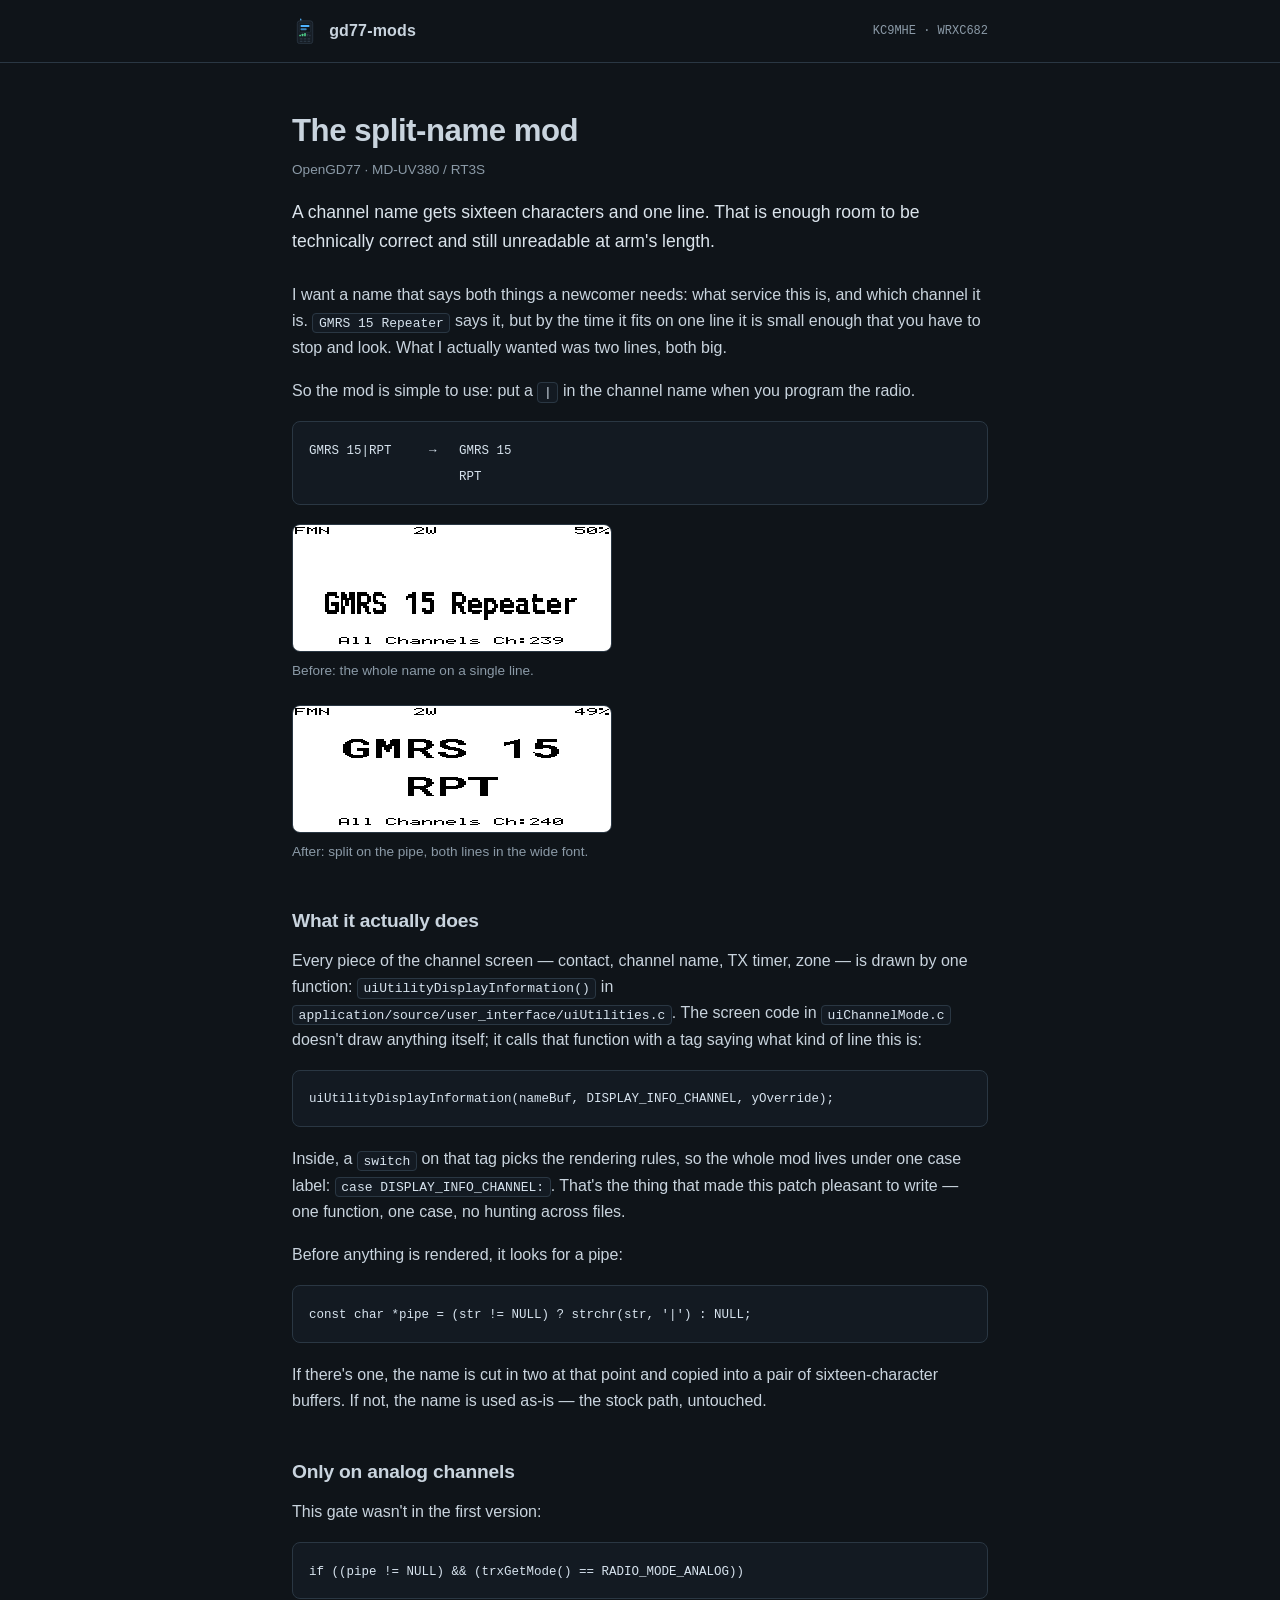
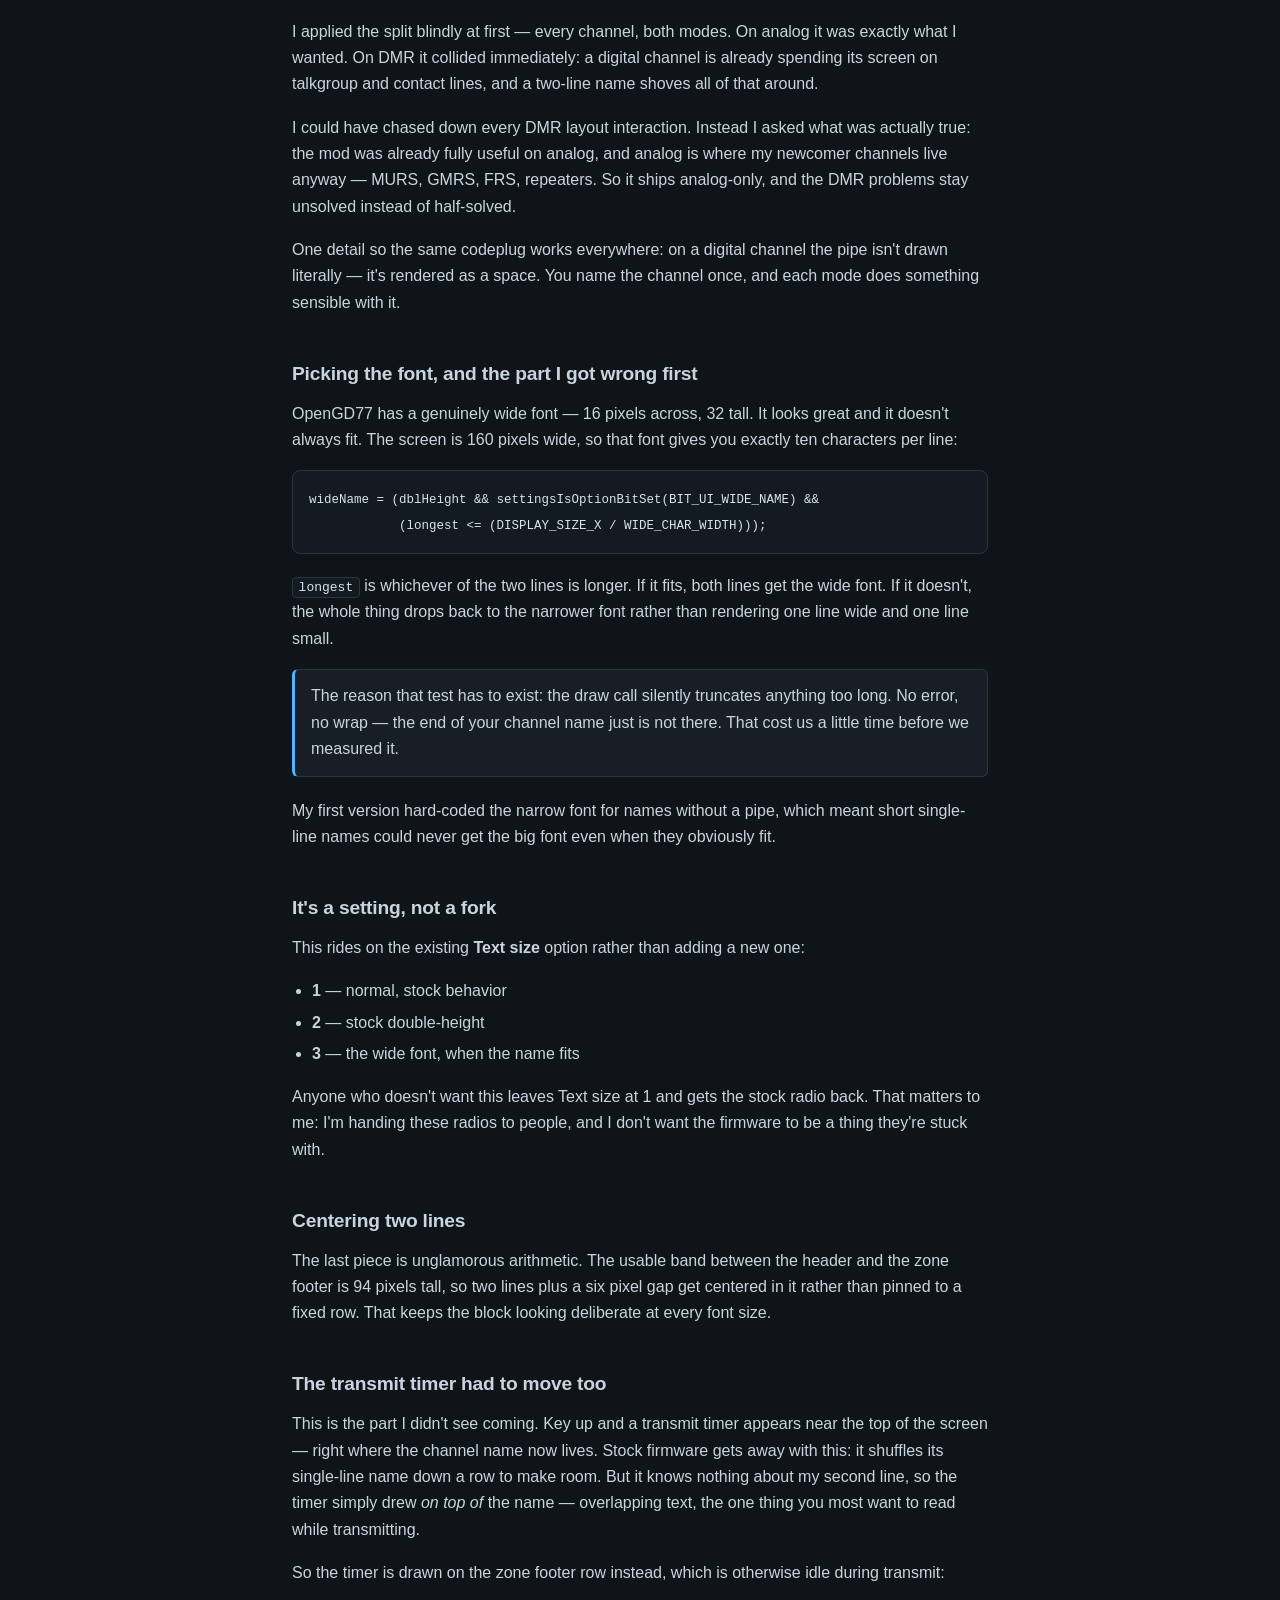
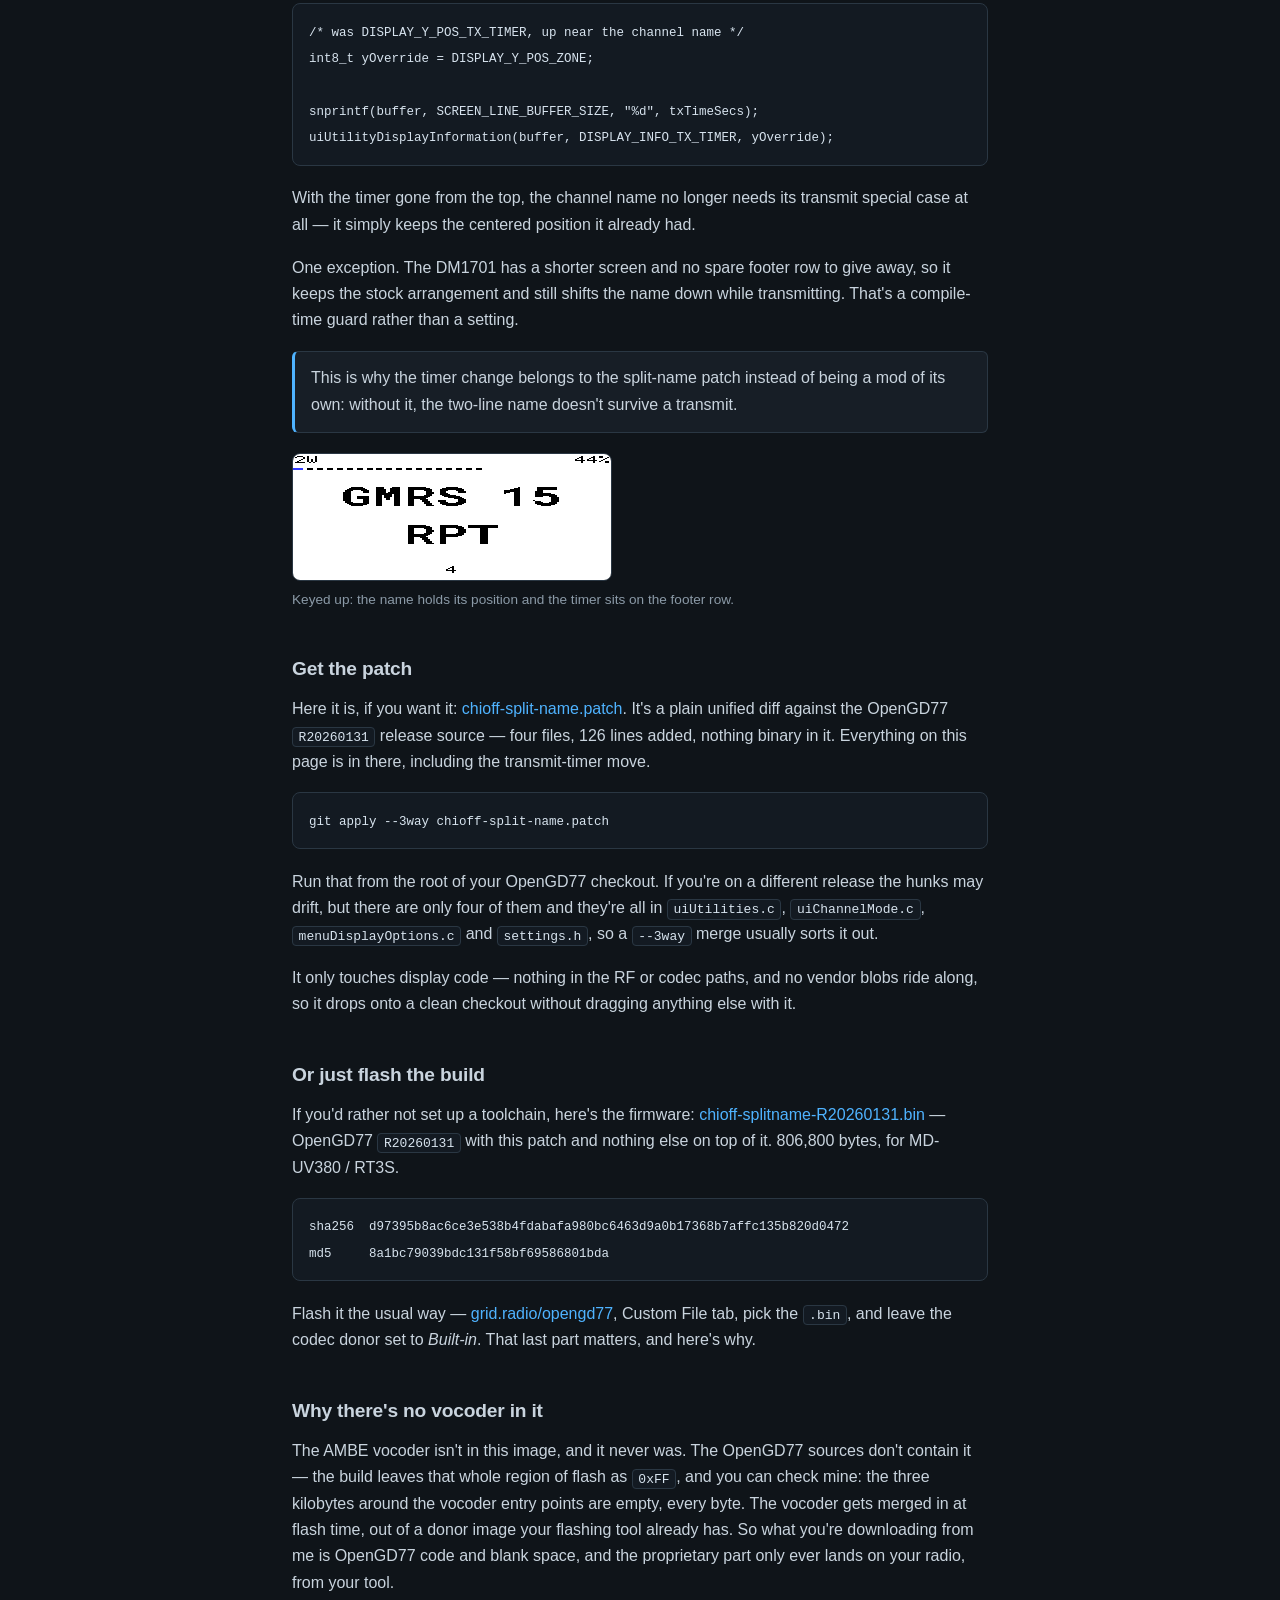
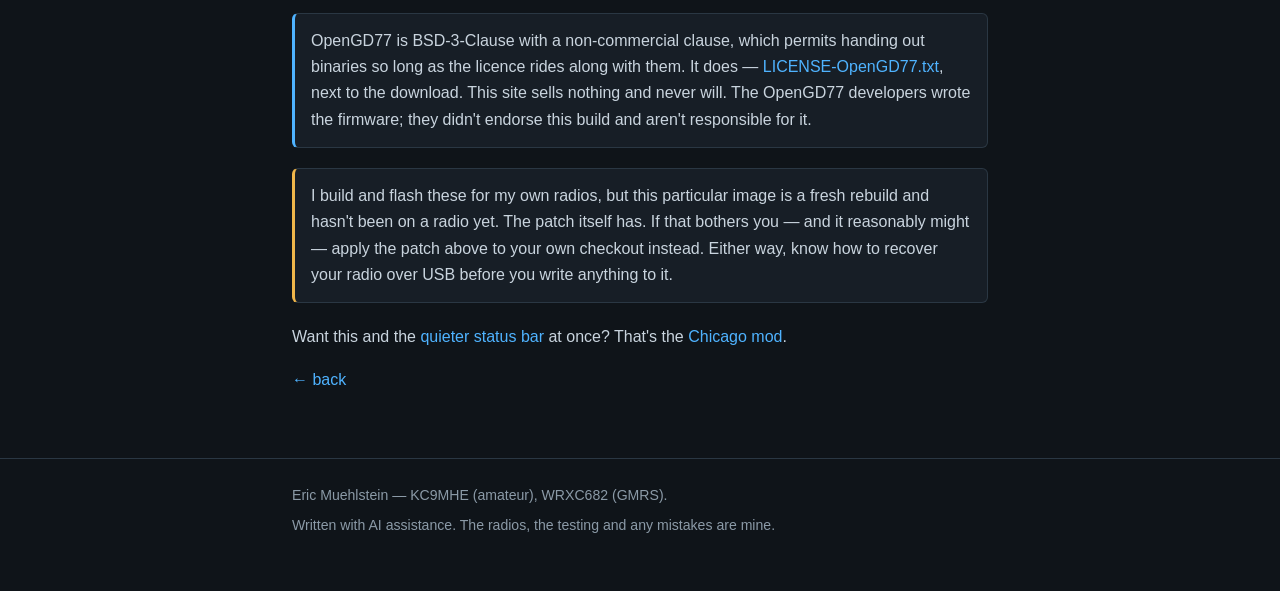
<file: site/posts/split-name.html>
<!DOCTYPE html>
<html lang="en">
<head>
<meta charset="utf-8">
<meta name="viewport" content="width=device-width,initial-scale=1">
<title>The split-name mod — gd77-mods</title>
<meta name="description" content="Putting a pipe character in an OpenGD77 channel name to get two large readable lines, and how it works in the source.">
<link rel="canonical" href="https://gd77-mods.chicagooffline.com/posts/split-name.html">
<meta property="og:type" content="article">
<meta property="og:title" content="The split-name mod">
<meta property="og:description" content="Two big readable lines instead of one cramped channel name, and what it took in the OpenGD77 source.">
<link rel="icon" type="image/svg+xml" href="../favicon.svg">
<link rel="stylesheet" href="../style.css">
</head>
<body>

<header class="site">
  <div class="wrap">
    <img src="../logo.svg" alt="">
    <a class="home" href="../">gd77-mods</a>
    <span class="calls">KC9MHE &middot; WRXC682</span>
  </div>
</header>

<main class="wrap">

  <h1>The split-name mod</h1>
  <p class="meta">OpenGD77 &middot; MD-UV380 / RT3S</p>

  <p class="lede">
    A channel name gets sixteen characters and one line. That is enough room to
    be technically correct and still unreadable at arm's length.
  </p>

  <p>
    I want a name that says both things a newcomer needs: what service this is,
    and which channel it is. <code>GMRS 15 Repeater</code> says it, but by the
    time it fits on one line it is small enough that you have to stop and look.
    What I actually wanted was two lines, both big.
  </p>

  <p>
    So the mod is simple to use: put a <code>|</code> in the channel name when
    you program the radio.
  </p>

  <pre><code>GMRS 15|RPT     &rarr;   GMRS 15
                    RPT</code></pre>

  <figure>
    <img src="../img/before-one-line.png" width="160" height="128"
         alt="RT3S channel screen on stock OpenGD77: the name GMRS 15 Repeater squeezed onto one line in a reduced font.">
    <figcaption>Before: the whole name on a single line.</figcaption>
  </figure>

  <figure>
    <img src="../img/after-split-name.png" width="160" height="128"
         alt="RT3S channel screen on the patched build: the name split at the pipe into GMRS 15 over RPT, both lines in the full-width font.">
    <figcaption>After: split on the pipe, both lines in the wide font.</figcaption>
  </figure>

  <h2>What it actually does</h2>

  <p>
    Every piece of the channel screen &mdash; contact, channel name, TX timer,
    zone &mdash; is drawn by one function:
    <code>uiUtilityDisplayInformation()</code> in
    <code>application/source/user_interface/uiUtilities.c</code>. The screen
    code in <code>uiChannelMode.c</code> doesn't draw anything itself; it calls
    that function with a tag saying what kind of line this is:
  </p>

  <pre><code>uiUtilityDisplayInformation(nameBuf, DISPLAY_INFO_CHANNEL, yOverride);</code></pre>

  <p>
    Inside, a <code>switch</code> on that tag picks the rendering rules, so the
    whole mod lives under one case label:
    <code>case DISPLAY_INFO_CHANNEL:</code>. That's the thing that made this
    patch pleasant to write &mdash; one function, one case, no hunting across
    files.
  </p>

  <p>
    Before anything is rendered, it looks for a pipe:
  </p>

  <pre><code>const char *pipe = (str != NULL) ? strchr(str, '|') : NULL;</code></pre>

  <p>
    If there's one, the name is cut in two at that point and copied into a pair
    of sixteen-character buffers. If not, the name is used as-is &mdash; the
    stock path, untouched.
  </p>

  <h2>Only on analog channels</h2>

  <p>
    This gate wasn't in the first version:
  </p>

  <pre><code>if ((pipe != NULL) &amp;&amp; (trxGetMode() == RADIO_MODE_ANALOG))</code></pre>

  <p>
    I applied the split blindly at first &mdash; every channel, both modes. On
    analog it was exactly what I wanted. On DMR it collided immediately: a
    digital channel is already spending its screen on talkgroup and contact
    lines, and a two-line name shoves all of that around.
  </p>

  <p>
    I could have chased down every DMR layout interaction. Instead I asked what
    was actually true: the mod was already fully useful on analog, and analog is
    where my newcomer channels live anyway &mdash; MURS, GMRS, FRS, repeaters.
    So it ships analog-only, and the DMR problems stay unsolved instead of
    half-solved.
  </p>

  <p>
    One detail so the same codeplug works everywhere: on a digital channel the
    pipe isn't drawn literally &mdash; it's rendered as a space. You name the
    channel once, and each mode does something sensible with it.
  </p>

  <h2>Picking the font, and the part I got wrong first</h2>

  <p>
    OpenGD77 has a genuinely wide font &mdash; 16 pixels across, 32 tall. It
    looks great and it doesn't always fit. The screen is 160 pixels wide, so
    that font gives you exactly ten characters per line:
  </p>

  <pre><code>wideName = (dblHeight &amp;&amp; settingsIsOptionBitSet(BIT_UI_WIDE_NAME) &amp;&amp;
            (longest &lt;= (DISPLAY_SIZE_X / WIDE_CHAR_WIDTH)));</code></pre>

  <p>
    <code>longest</code> is whichever of the two lines is longer. If it fits,
    both lines get the wide font. If it doesn't, the whole thing drops back to
    the narrower font rather than rendering one line wide and one line small.
  </p>

  <div class="note">
    <p>
      The reason that test has to exist: the draw call silently truncates
      anything too long. No error, no wrap &mdash; the end of your channel name
      just is not there. That cost us a little time before we measured it.
    </p>
  </div>

  <p>
    My first version hard-coded the narrow font for names without a pipe, which
    meant short single-line names could never get the big font even when they
    obviously fit.
  </p>

  <h2>It's a setting, not a fork</h2>

  <p>
    This rides on the existing <strong>Text size</strong> option rather than
    adding a new one:
  </p>

  <ul>
    <li><strong>1</strong> &mdash; normal, stock behavior</li>
    <li><strong>2</strong> &mdash; stock double-height</li>
    <li><strong>3</strong> &mdash; the wide font, when the name fits</li>
  </ul>

  <p>
    Anyone who doesn't want this leaves Text size at 1 and gets the stock radio
    back. That matters to me: I'm handing these radios to people, and I don't
    want the firmware to be a thing they're stuck with.
  </p>

  <h2>Centering two lines</h2>

  <p>
    The last piece is unglamorous arithmetic. The usable band between the header
    and the zone footer is 94 pixels tall, so two lines plus a six pixel gap get
    centered in it rather than pinned to a fixed row. That keeps the block
    looking deliberate at every font size.
  </p>

  <h2>The transmit timer had to move too</h2>

  <p>
    This is the part I didn't see coming. Key up and a transmit timer appears
    near the top of the screen &mdash; right where the channel name now lives.
    Stock firmware gets away with this: it shuffles its single-line name down a
    row to make room. But it knows nothing about my second line, so the timer
    simply drew <em>on top of</em> the name &mdash; overlapping text, the one
    thing you most want to read while transmitting.
  </p>

  <p>
    So the timer is drawn on the zone footer row instead, which is otherwise
    idle during transmit:
  </p>

  <pre><code>/* was DISPLAY_Y_POS_TX_TIMER, up near the channel name */
int8_t yOverride = DISPLAY_Y_POS_ZONE;

snprintf(buffer, SCREEN_LINE_BUFFER_SIZE, "%d", txTimeSecs);
uiUtilityDisplayInformation(buffer, DISPLAY_INFO_TX_TIMER, yOverride);</code></pre>

  <p>
    With the timer gone from the top, the channel name no longer needs its
    transmit special case at all &mdash; it simply keeps the centered position it
    already had.
  </p>

  <p>
    One exception. The DM1701 has a shorter screen and no spare footer row to
    give away, so it keeps the stock arrangement and still shifts the name down
    while transmitting. That's a compile-time guard rather than a setting.
  </p>

  <div class="note">
    <p>
      This is why the timer change belongs to the split-name patch instead of
      being a mod of its own: without it, the two-line name doesn't survive a
      transmit.
    </p>
  </div>

  <figure>
    <img src="../img/after-tx-footer-timer.png" width="160" height="128"
         alt="RT3S transmitting on the patched build: GMRS 15 over RPT stays centered and unobstructed, with the TX timer alone in the zone footer.">
    <figcaption>Keyed up: the name holds its position and the timer sits on the footer row.</figcaption>
  </figure>

  <h2>Get the patch</h2>

  <p>
    Here it is, if you want it:
    <a href="../patches/chioff-split-name.patch">chioff-split-name.patch</a>.
    It's a plain unified diff against the OpenGD77 <code>R20260131</code>
    release source &mdash; four files, 126 lines added, nothing binary in it.
    Everything on this page is in there, including the transmit-timer move.
  </p>

  <pre><code>git apply --3way chioff-split-name.patch</code></pre>

  <p>
    Run that from the root of your OpenGD77 checkout. If you're on a different
    release the hunks may drift, but there are only four of them and they're all
    in <code>uiUtilities.c</code>, <code>uiChannelMode.c</code>,
    <code>menuDisplayOptions.c</code> and <code>settings.h</code>, so a
    <code>--3way</code> merge usually sorts it out.
  </p>

  <p>
    It only touches display code &mdash; nothing in the RF or codec paths, and no
    vendor blobs ride along, so it drops onto a clean checkout without dragging
    anything else with it.
  </p>

  <h2>Or just flash the build</h2>

  <p>
    If you'd rather not set up a toolchain, here's the firmware:
    <a href="../firmware/chioff-splitname-R20260131.bin">chioff-splitname-R20260131.bin</a>
    &mdash; OpenGD77 <code>R20260131</code> with this patch and nothing else on top
    of it. 806,800 bytes, for MD-UV380 / RT3S.
  </p>

  <pre><code>sha256  d97395b8ac6ce3e538b4fdabafa980bc6463d9a0b17368b7affc135b820d0472
md5     8a1bc79039bdc131f58bf69586801bda</code></pre>

  <p>
    Flash it the usual way &mdash; <a href="https://grid.radio/opengd77">grid.radio/opengd77</a>,
    Custom File tab, pick the <code>.bin</code>, and leave the codec donor set to
    <em>Built-in</em>. That last part matters, and here's why.
  </p>

  <h2>Why there's no vocoder in it</h2>

  <p>
    The AMBE vocoder isn't in this image, and it never was. The OpenGD77 sources
    don't contain it &mdash; the build leaves that whole region of flash as
    <code>0xFF</code>, and you can check mine: the three kilobytes around the
    vocoder entry points are empty, every byte. The vocoder gets merged in at
    flash time, out of a donor image your flashing tool already has. So what
    you're downloading from me is OpenGD77 code and blank space, and the
    proprietary part only ever lands on your radio, from your tool.
  </p>

  <div class="note">
    <p>
      OpenGD77 is BSD-3-Clause with a non-commercial clause, which permits handing
      out binaries so long as the licence rides along with them. It does &mdash;
      <a href="../firmware/LICENSE-OpenGD77.txt">LICENSE-OpenGD77.txt</a>, next to
      the download. This site sells nothing and never will. The OpenGD77 developers
      wrote the firmware; they didn't endorse this build and aren't responsible for it.
    </p>
  </div>

  <div class="note warn">
    <p>
      I build and flash these for my own radios, but this particular image is a
      fresh rebuild and hasn't been on a radio yet. The patch itself has. If
      that bothers you &mdash; and it reasonably might &mdash; apply the patch
      above to your own checkout instead. Either way, know how to recover your
      radio over USB before you write anything to it.
    </p>
  </div>

  <p>
    Want this and the <a href="quiet-status.html">quieter status bar</a> at once?
    That's the <a href="chicago-mod.html">Chicago mod</a>.
  </p>

  <p class="dim"><a href="../">&larr; back</a></p>

</main>

<footer class="site">
  <div class="wrap">
    <p>Eric Muehlstein &mdash; KC9MHE (amateur), WRXC682 (GMRS).</p>
    <p>Written with AI assistance. The radios, the testing and any mistakes are mine.</p>
  </div>
</footer>

</body>
</html>
</file>
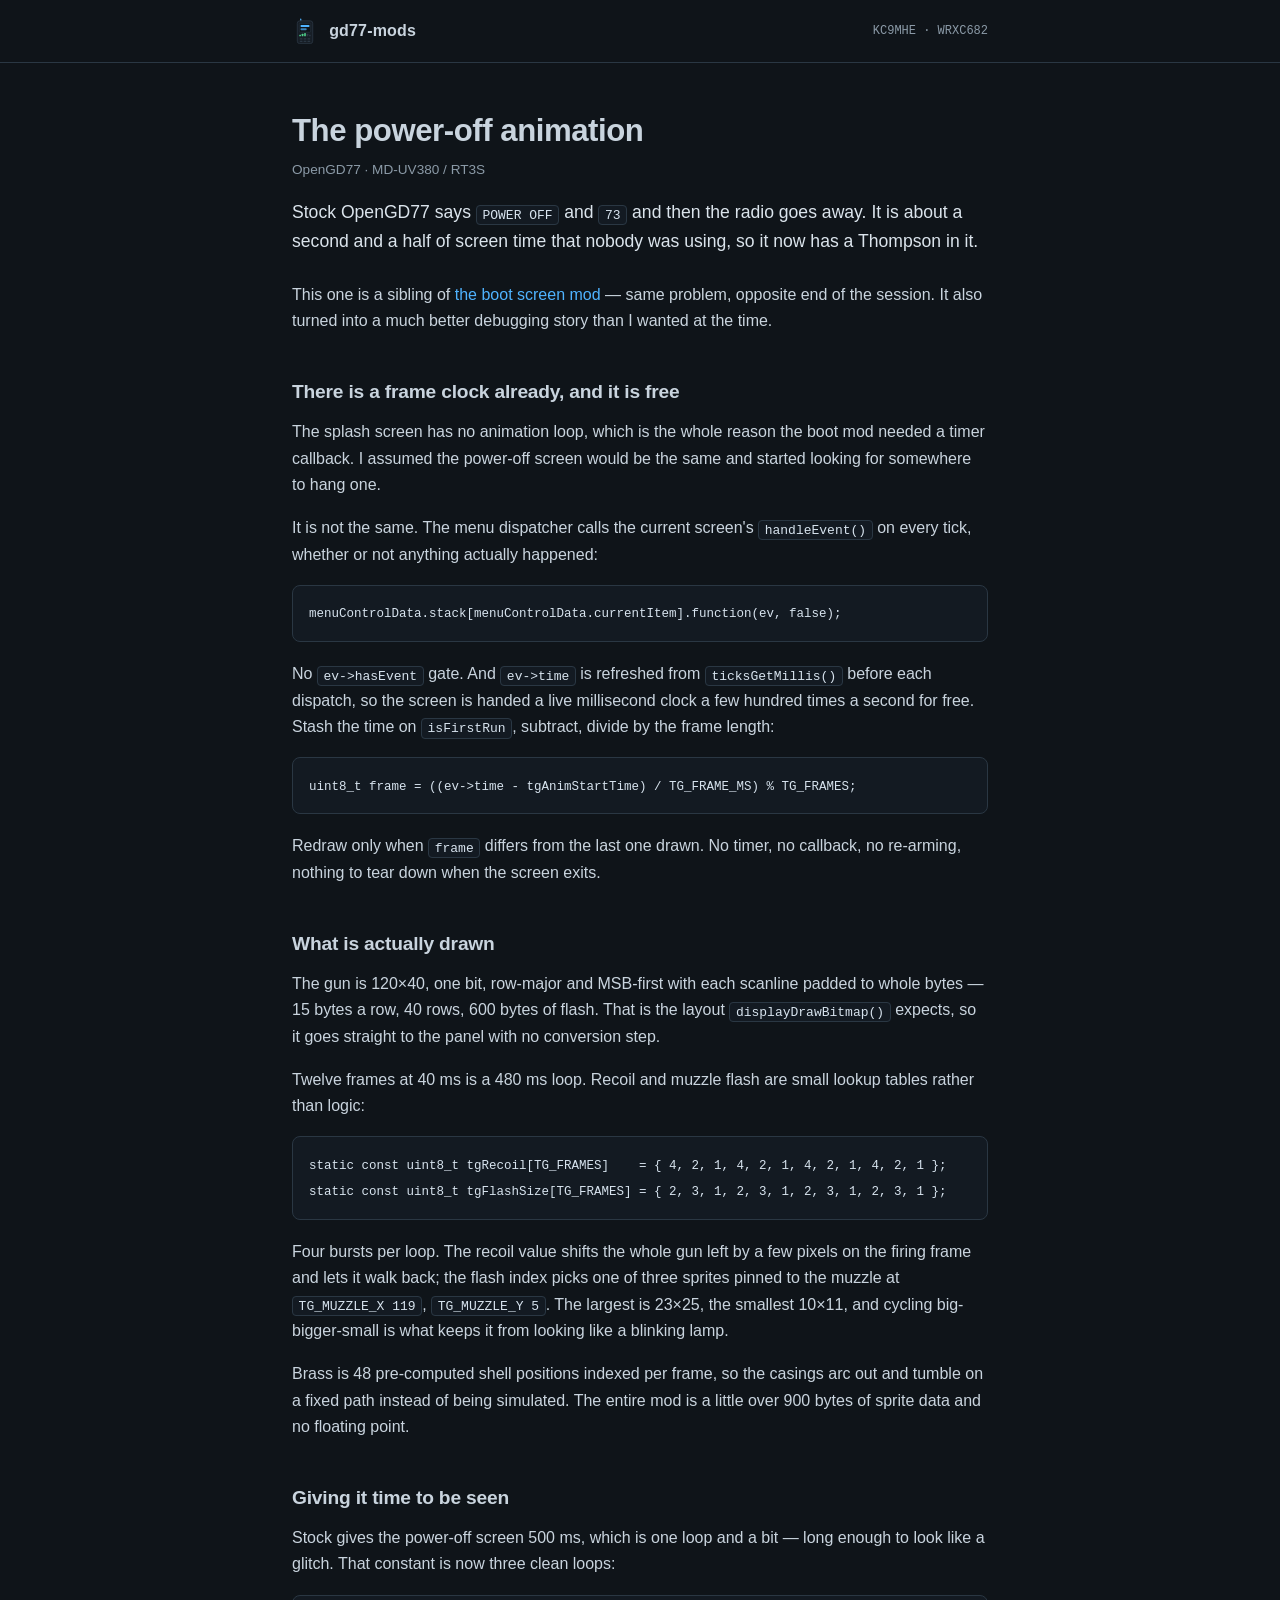
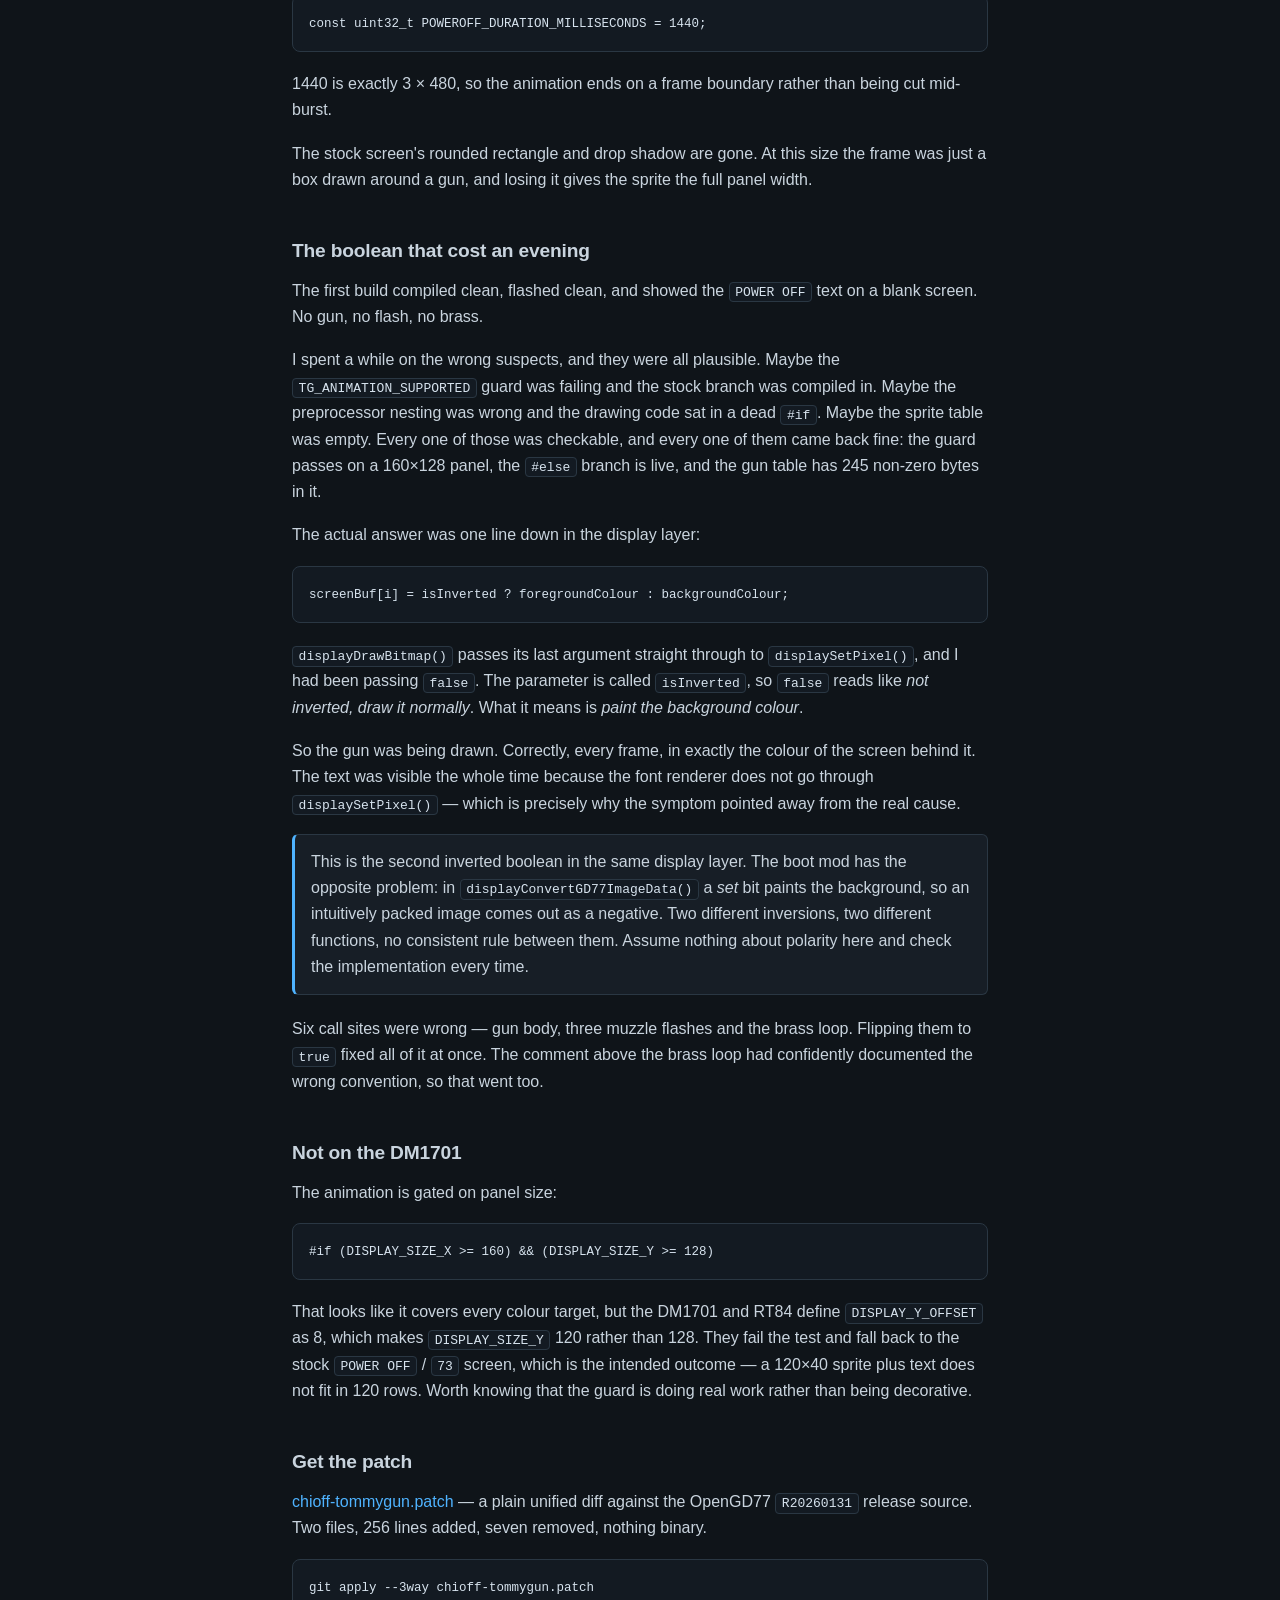
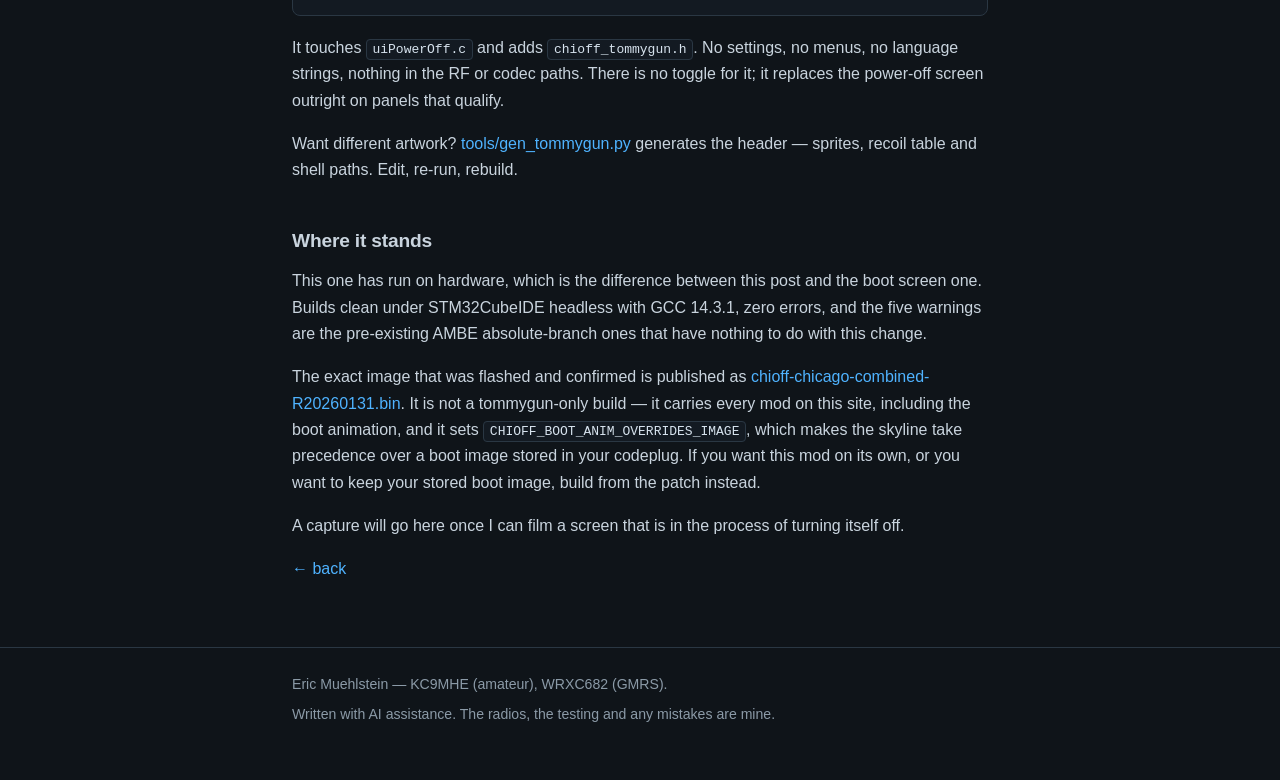
<file: site/posts/tommygun.html>
<!DOCTYPE html>
<html lang="en">
<head>
<meta charset="utf-8">
<meta name="viewport" content="width=device-width,initial-scale=1">
<title>The power-off animation &mdash; gd77-mods</title>
<meta name="description" content="A Thompson and ejecting brass on the OpenGD77 power-off screen, the free frame clock hiding in the menu tick, and the one inverted boolean that drew the whole thing in the background colour.">
<link rel="canonical" href="https://gd77-mods.chicagooffline.com/posts/tommygun.html">
<meta property="og:type" content="article">
<meta property="og:title" content="The power-off animation">
<meta property="og:description" content="A Thompson and ejecting brass on the OpenGD77 power-off screen, and the inverted boolean that rendered it perfectly and invisibly.">
<link rel="icon" type="image/svg+xml" href="../favicon.svg">
<link rel="stylesheet" href="../style.css">
</head>
<body>

<header class="site">
  <div class="wrap">
    <img src="../logo.svg" alt="">
    <a class="home" href="../">gd77-mods</a>
    <span class="calls">KC9MHE &middot; WRXC682</span>
  </div>
</header>

<main class="wrap">

  <h1>The power-off animation</h1>
  <p class="meta">OpenGD77 &middot; MD-UV380 / RT3S</p>

  <p class="lede">
    Stock OpenGD77 says <code>POWER OFF</code> and <code>73</code> and then the
    radio goes away. It is about a second and a half of screen time that nobody
    was using, so it now has a Thompson in it.
  </p>

  <p>
    This one is a sibling of <a href="boot-animation.html">the boot screen
    mod</a> &mdash; same problem, opposite end of the session. It also turned
    into a much better debugging story than I wanted at the time.
  </p>

  <h2>There is a frame clock already, and it is free</h2>

  <p>
    The splash screen has no animation loop, which is the whole reason the boot
    mod needed a timer callback. I assumed the power-off screen would be the
    same and started looking for somewhere to hang one.
  </p>

  <p>
    It is not the same. The menu dispatcher calls the current screen's
    <code>handleEvent()</code> on every tick, whether or not anything actually
    happened:
  </p>

  <pre><code>menuControlData.stack[menuControlData.currentItem].function(ev, false);</code></pre>

  <p>
    No <code>ev-&gt;hasEvent</code> gate. And <code>ev-&gt;time</code> is
    refreshed from <code>ticksGetMillis()</code> before each dispatch, so the
    screen is handed a live millisecond clock a few hundred times a second for
    free. Stash the time on <code>isFirstRun</code>, subtract, divide by the
    frame length:
  </p>

  <pre><code>uint8_t frame = ((ev-&gt;time - tgAnimStartTime) / TG_FRAME_MS) % TG_FRAMES;</code></pre>

  <p>
    Redraw only when <code>frame</code> differs from the last one drawn. No
    timer, no callback, no re-arming, nothing to tear down when the screen
    exits.
  </p>

  <h2>What is actually drawn</h2>

  <p>
    The gun is 120&times;40, one bit, row-major and MSB-first with each scanline
    padded to whole bytes &mdash; 15 bytes a row, 40 rows, 600 bytes of flash.
    That is the layout <code>displayDrawBitmap()</code> expects, so it goes
    straight to the panel with no conversion step.
  </p>

  <p>
    Twelve frames at 40 ms is a 480 ms loop. Recoil and muzzle flash are small
    lookup tables rather than logic:
  </p>

  <pre><code>static const uint8_t tgRecoil[TG_FRAMES]    = { 4, 2, 1, 4, 2, 1, 4, 2, 1, 4, 2, 1 };
static const uint8_t tgFlashSize[TG_FRAMES] = { 2, 3, 1, 2, 3, 1, 2, 3, 1, 2, 3, 1 };</code></pre>

  <p>
    Four bursts per loop. The recoil value shifts the whole gun left by a few
    pixels on the firing frame and lets it walk back; the flash index picks one
    of three sprites pinned to the muzzle at <code>TG_MUZZLE_X 119</code>,
    <code>TG_MUZZLE_Y 5</code>. The largest is 23&times;25, the smallest
    10&times;11, and cycling big-bigger-small is what keeps it from looking like
    a blinking lamp.
  </p>

  <p>
    Brass is 48 pre-computed shell positions indexed per frame, so the casings
    arc out and tumble on a fixed path instead of being simulated. The entire
    mod is a little over 900 bytes of sprite data and no floating point.
  </p>

  <h2>Giving it time to be seen</h2>

  <p>
    Stock gives the power-off screen 500 ms, which is one loop and a bit &mdash;
    long enough to look like a glitch. That constant is now three clean loops:
  </p>

  <pre><code>const uint32_t POWEROFF_DURATION_MILLISECONDS = 1440;</code></pre>

  <p>
    1440 is exactly 3 &times; 480, so the animation ends on a frame boundary
    rather than being cut mid-burst.
  </p>

  <p>
    The stock screen's rounded rectangle and drop shadow are gone. At this size
    the frame was just a box drawn around a gun, and losing it gives the sprite
    the full panel width.
  </p>

  <h2>The boolean that cost an evening</h2>

  <p>
    The first build compiled clean, flashed clean, and showed the
    <code>POWER OFF</code> text on a blank screen. No gun, no flash, no brass.
  </p>

  <p>
    I spent a while on the wrong suspects, and they were all plausible. Maybe
    the <code>TG_ANIMATION_SUPPORTED</code> guard was failing and the stock
    branch was compiled in. Maybe the preprocessor nesting was wrong and the
    drawing code sat in a dead <code>#if</code>. Maybe the sprite table was
    empty. Every one of those was checkable, and every one of them came back
    fine: the guard passes on a 160&times;128 panel, the <code>#else</code>
    branch is live, and the gun table has 245 non-zero bytes in it.
  </p>

  <p>
    The actual answer was one line down in the display layer:
  </p>

  <pre><code>screenBuf[i] = isInverted ? foregroundColour : backgroundColour;</code></pre>

  <p>
    <code>displayDrawBitmap()</code> passes its last argument straight through
    to <code>displaySetPixel()</code>, and I had been passing
    <code>false</code>. The parameter is called <code>isInverted</code>, so
    <code>false</code> reads like <em>not inverted, draw it normally</em>. What
    it means is <em>paint the background colour</em>.
  </p>

  <p>
    So the gun was being drawn. Correctly, every frame, in exactly the colour of
    the screen behind it. The text was visible the whole time because the font
    renderer does not go through <code>displaySetPixel()</code> &mdash; which is
    precisely why the symptom pointed away from the real cause.
  </p>

  <div class="note">
    <p>
      This is the second inverted boolean in the same display layer. The boot
      mod has the opposite problem: in <code>displayConvertGD77ImageData()</code>
      a <em>set</em> bit paints the background, so an intuitively packed image
      comes out as a negative. Two different inversions, two different
      functions, no consistent rule between them. Assume nothing about polarity
      here and check the implementation every time.
    </p>
  </div>

  <p>
    Six call sites were wrong &mdash; gun body, three muzzle flashes and the
    brass loop. Flipping them to <code>true</code> fixed all of it at once. The
    comment above the brass loop had confidently documented the wrong
    convention, so that went too.
  </p>

  <h2>Not on the DM1701</h2>

  <p>
    The animation is gated on panel size:
  </p>

  <pre><code>#if (DISPLAY_SIZE_X &gt;= 160) &amp;&amp; (DISPLAY_SIZE_Y &gt;= 128)</code></pre>

  <p>
    That looks like it covers every colour target, but the DM1701 and RT84
    define <code>DISPLAY_Y_OFFSET</code> as 8, which makes
    <code>DISPLAY_SIZE_Y</code> 120 rather than 128. They fail the test and fall
    back to the stock <code>POWER OFF</code> / <code>73</code> screen, which is
    the intended outcome &mdash; a 120&times;40 sprite plus text does not fit in
    120 rows. Worth knowing that the guard is doing real work rather than being
    decorative.
  </p>

  <h2>Get the patch</h2>

  <p>
    <a href="../patches/chioff-tommygun.patch">chioff-tommygun.patch</a>
    &mdash; a plain unified diff against the OpenGD77 <code>R20260131</code>
    release source. Two files, 256 lines added, seven removed, nothing binary.
  </p>

  <pre><code>git apply --3way chioff-tommygun.patch</code></pre>

  <p>
    It touches <code>uiPowerOff.c</code> and adds
    <code>chioff_tommygun.h</code>. No settings, no menus, no language strings,
    nothing in the RF or codec paths. There is no toggle for it; it replaces the
    power-off screen outright on panels that qualify.
  </p>

  <p>
    Want different artwork? <a href="../tools/gen_tommygun.py">tools/gen_tommygun.py</a>
    generates the header &mdash; sprites, recoil table and shell paths. Edit,
    re-run, rebuild.
  </p>

  <h2>Where it stands</h2>

  <p>
    This one has run on hardware, which is the difference between this post and
    the boot screen one. Builds clean under STM32CubeIDE headless with GCC
    14.3.1, zero errors, and the five warnings are the pre-existing AMBE
    absolute-branch ones that have nothing to do with this change.
  </p>

  <p>
    The exact image that was flashed and confirmed is published as
    <a href="../firmware/chioff-chicago-combined-R20260131.bin">chioff-chicago-combined-R20260131.bin</a>.
    It is not a tommygun-only build &mdash; it carries every mod on this site,
    including the boot animation, and it sets
    <code>CHIOFF_BOOT_ANIM_OVERRIDES_IMAGE</code>, which makes the skyline take
    precedence over a boot image stored in your codeplug. If you want this mod
    on its own, or you want to keep your stored boot image, build from the
    patch instead.
  </p>

  <p>
    A capture will go here once I can film a screen that is in the process of
    turning itself off.
  </p>

  <p class="dim"><a href="../">&larr; back</a></p>

</main>

<footer class="site">
  <div class="wrap">
    <p>Eric Muehlstein &mdash; KC9MHE (amateur), WRXC682 (GMRS).</p>
    <p>Written with AI assistance. The radios, the testing and any mistakes are mine.</p>
  </div>
</footer>

</body>
</html>
</file>
<file: site/style.css>
:root{
  --bg:#0f1419; --panel:#171e26; --border:#2a3743;
  --text:#c9d4de; --dim:#8b9aa7; --accent:#4fb3ff; --ok:#4fd18b; --warn:#f0b64a;
  --mono:ui-monospace,SFMono-Regular,Menlo,Consolas,monospace;
}
*{box-sizing:border-box}
html{-webkit-text-size-adjust:100%}
body{
  margin:0;background:var(--bg);color:var(--text);
  font:16px/1.65 -apple-system,BlinkMacSystemFont,"Segoe UI",Helvetica,Arial,sans-serif;
}
.wrap{max-width:46rem;margin:0 auto;padding:0 1.25rem}
a{color:var(--accent);text-decoration:none}
a:hover{text-decoration:underline}

header.site{border-bottom:1px solid var(--border);padding:1.1rem 0;margin-bottom:3rem}
header.site .wrap{display:flex;align-items:center;gap:.7rem}
header.site img{width:26px;height:26px;display:block}
header.site a.home{color:var(--text);font-weight:600;letter-spacing:.01em}
header.site .calls{margin-left:auto;color:var(--dim);font:12px/1 var(--mono)}

h1{font-size:1.95rem;line-height:1.25;margin:0 0 .6rem;letter-spacing:-.015em}
h2{font-size:1.2rem;margin:2.6rem 0 .7rem;letter-spacing:-.01em}
h3{font-size:1rem;margin:1.8rem 0 .5rem;color:var(--text)}
p{margin:0 0 1.05rem}
.lede{font-size:1.1rem;color:#dbe4ec;margin-bottom:1.6rem}
.dim{color:var(--dim)}
small,.meta{color:var(--dim);font-size:.85rem}

ul,ol{margin:0 0 1.05rem;padding-left:1.25rem}
li{margin:.3rem 0}

code{font:13px/1.5 var(--mono);background:#131a22;border:1px solid var(--border);
  border-radius:4px;padding:.1rem .35rem;color:#d7e3ee}
pre{background:#131a22;border:1px solid var(--border);border-radius:8px;
  padding:.9rem 1rem;overflow-x:auto;margin:0 0 1.2rem}
pre code{background:none;border:0;padding:0;font-size:12.5px;line-height:1.6}

blockquote{margin:0 0 1.2rem;padding:.1rem 0 .1rem 1rem;
  border-left:3px solid var(--border);color:var(--dim)}

figure{margin:0 0 1.4rem}
figure img{display:block;border:1px solid var(--border);border-radius:8px;
  image-rendering:pixelated;image-rendering:crisp-edges;background:#000;
  width:100%;max-width:320px}
figcaption{color:var(--dim);font-size:.85rem;margin-top:.5rem}
.shot{
  border:1px dashed var(--border);border-radius:8px;background:var(--panel);
  color:var(--dim);font:13px/1.5 var(--mono);text-align:center;padding:2.6rem 1rem
}

.note{background:var(--panel);border:1px solid var(--border);border-left:3px solid var(--accent);
  border-radius:6px;padding:.85rem 1rem;margin:0 0 1.3rem}
.note p{margin:0}
.note.warn{border-left-color:var(--warn)}

.posts{list-style:none;padding:0;margin:0}
.posts li{border-top:1px solid var(--border);padding:1.1rem 0;margin:0}
.posts li:last-child{border-bottom:1px solid var(--border)}
.posts a{font-size:1.05rem;font-weight:600}
.posts p{margin:.3rem 0 0;color:var(--dim);font-size:.93rem}
.soon{color:var(--dim);font-size:1.05rem;font-weight:600}
.tag{font:11px/1 var(--mono);color:var(--ok);border:1px solid var(--border);
  border-radius:999px;padding:.25rem .5rem;margin-left:.5rem;vertical-align:.1em}
.tag.later{color:var(--dim)}

footer.site{border-top:1px solid var(--border);margin-top:4rem;padding:1.6rem 0 3rem;
  color:var(--dim);font-size:.88rem}
footer.site p{margin:0 0 .4rem}

@media(max-width:34rem){h1{font-size:1.6rem}.wrap{padding:0 1rem}}
</file>
